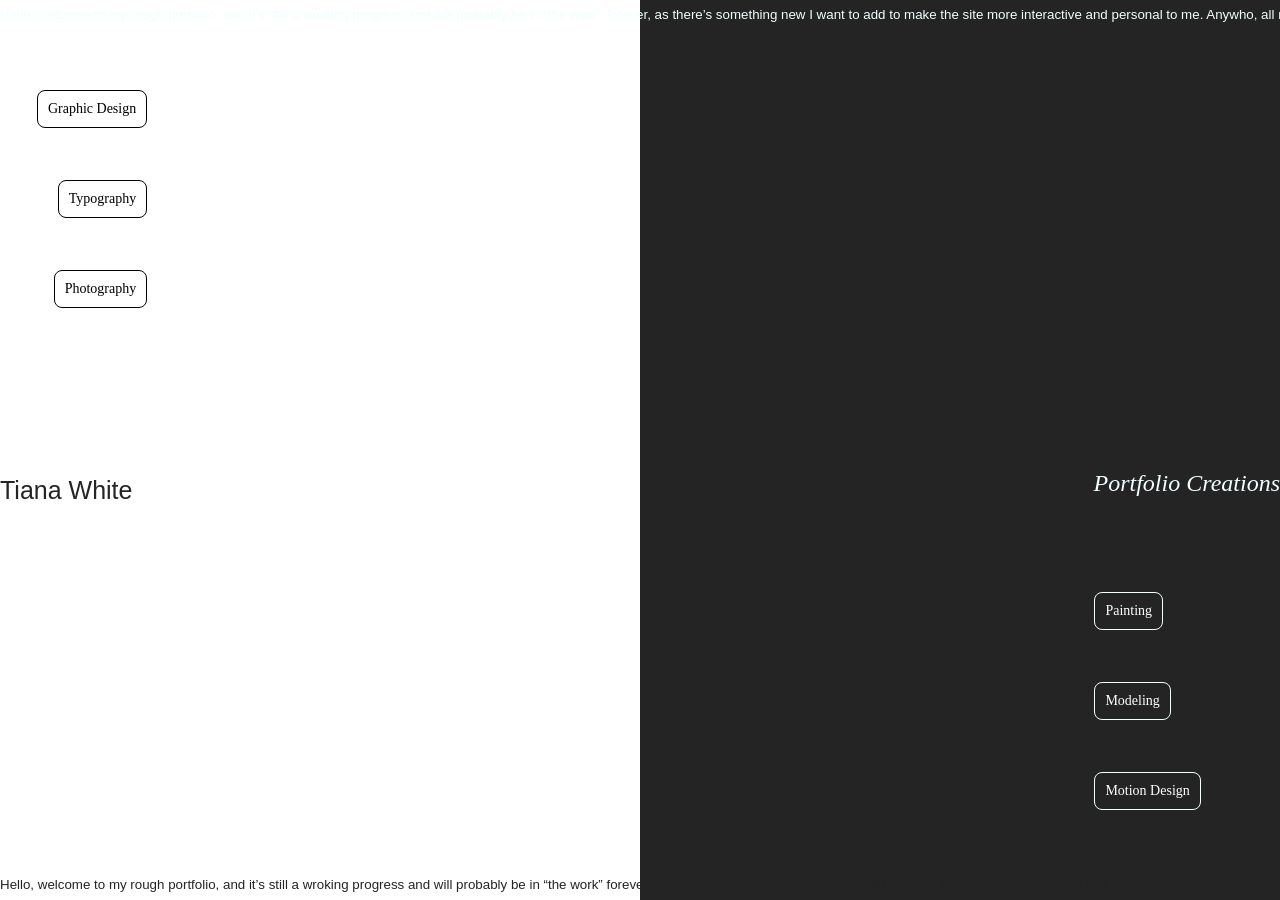
<file: index.html>
<!DOCTYPE html>
<html lang="en">
<head>
    <meta charset="UTF-8">
    <meta name="viewport" content="width=device-width, initial-scale=1.0">
    <title>Portfolio Collection</title>
    <link rel="stylesheet" href="stylesheet/css.css">
    <script src="Java/script.js" defer></script>
</head>
<body>
   


<div class="black-square"></div>


    <h1>Tiana White</h1> 
    <h2><em>Portfolio Creations</em></h2>

<div class="loop-window">
<div class="loop-content">
    <p>Hello, welcome to my rough portfolio, and it’s still a wroking progress and will probably be in “the work” forever, as there’s something new I want to add to make the site more interactive and personal to me. Anywho, all my work is done by ME (no ai) and inspired by the world around me and what I consume. So thanks for checking out my page that I coded in VScodium, available on my Github page. Also, feel free to contact me about literally anything! </p>
   
</div>
</div>

<div class="loop-window2">
<div class="loop-content2">
    <p2 class="p2">Hello, welcome to my rough portfolio, and it’s still a wroking progress and will probably be in “the work” forever, as there’s something new I want to add to make the site more interactive and personal to me. Anywho, all my work is done by ME (no ai) and inspired by the world around me and what I consume. So thanks for checking out my page that I coded in VScodium, available on my Github page. Also, feel free to contact me about literally anything! </p2>
    
</div>
</div>  


<button class="buttonGD" onclick="GDNav()">Graphic Design</button>
<button class="buttonTYPE" onclick="TPNav()">Typography</button>
<button class="buttonPH" onclick="PHNav()">Photography</button>

<button class="buttonMO" onclick="MONAV()">Motion Design</button>

<button class="buttonPT" onclick="PTNav()">Painting</button>
<button class="button3D"onclick="MODENav()">Modeling</button>

</div>




</body>
</html>
</file>
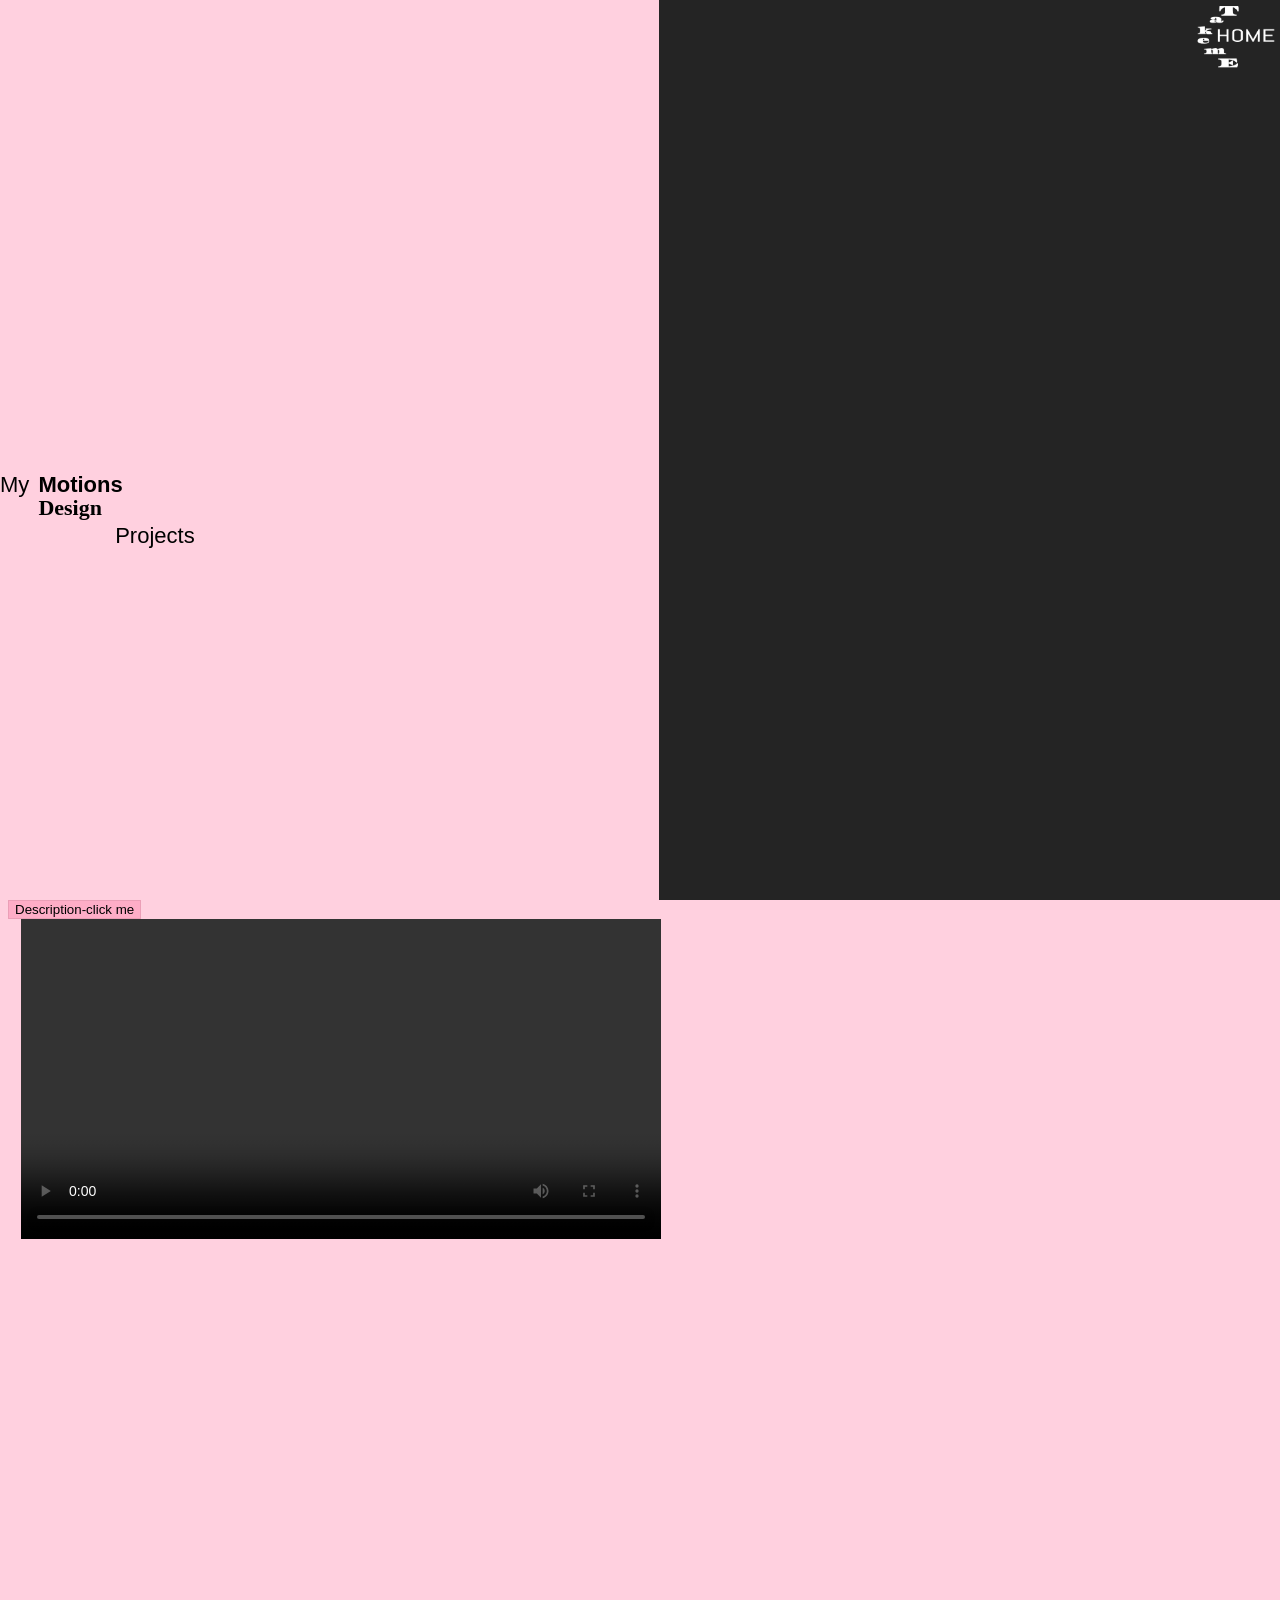
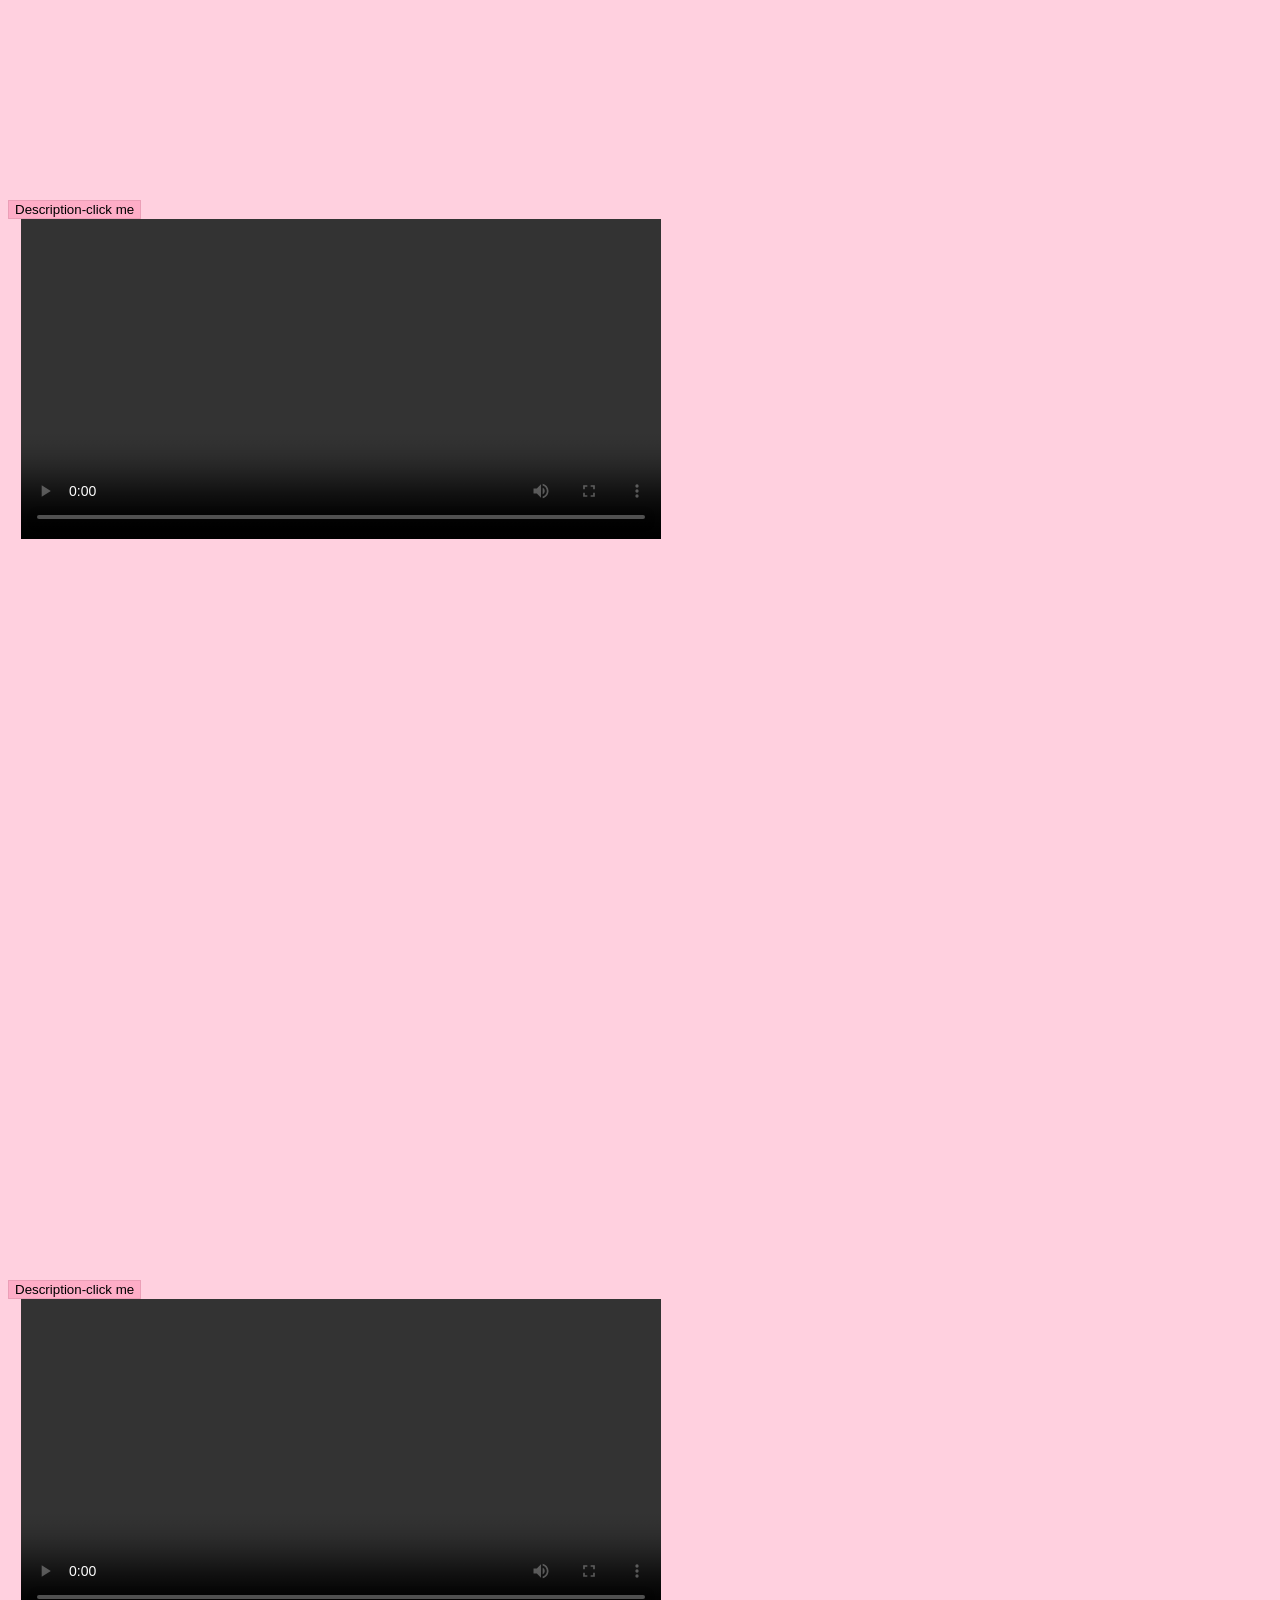
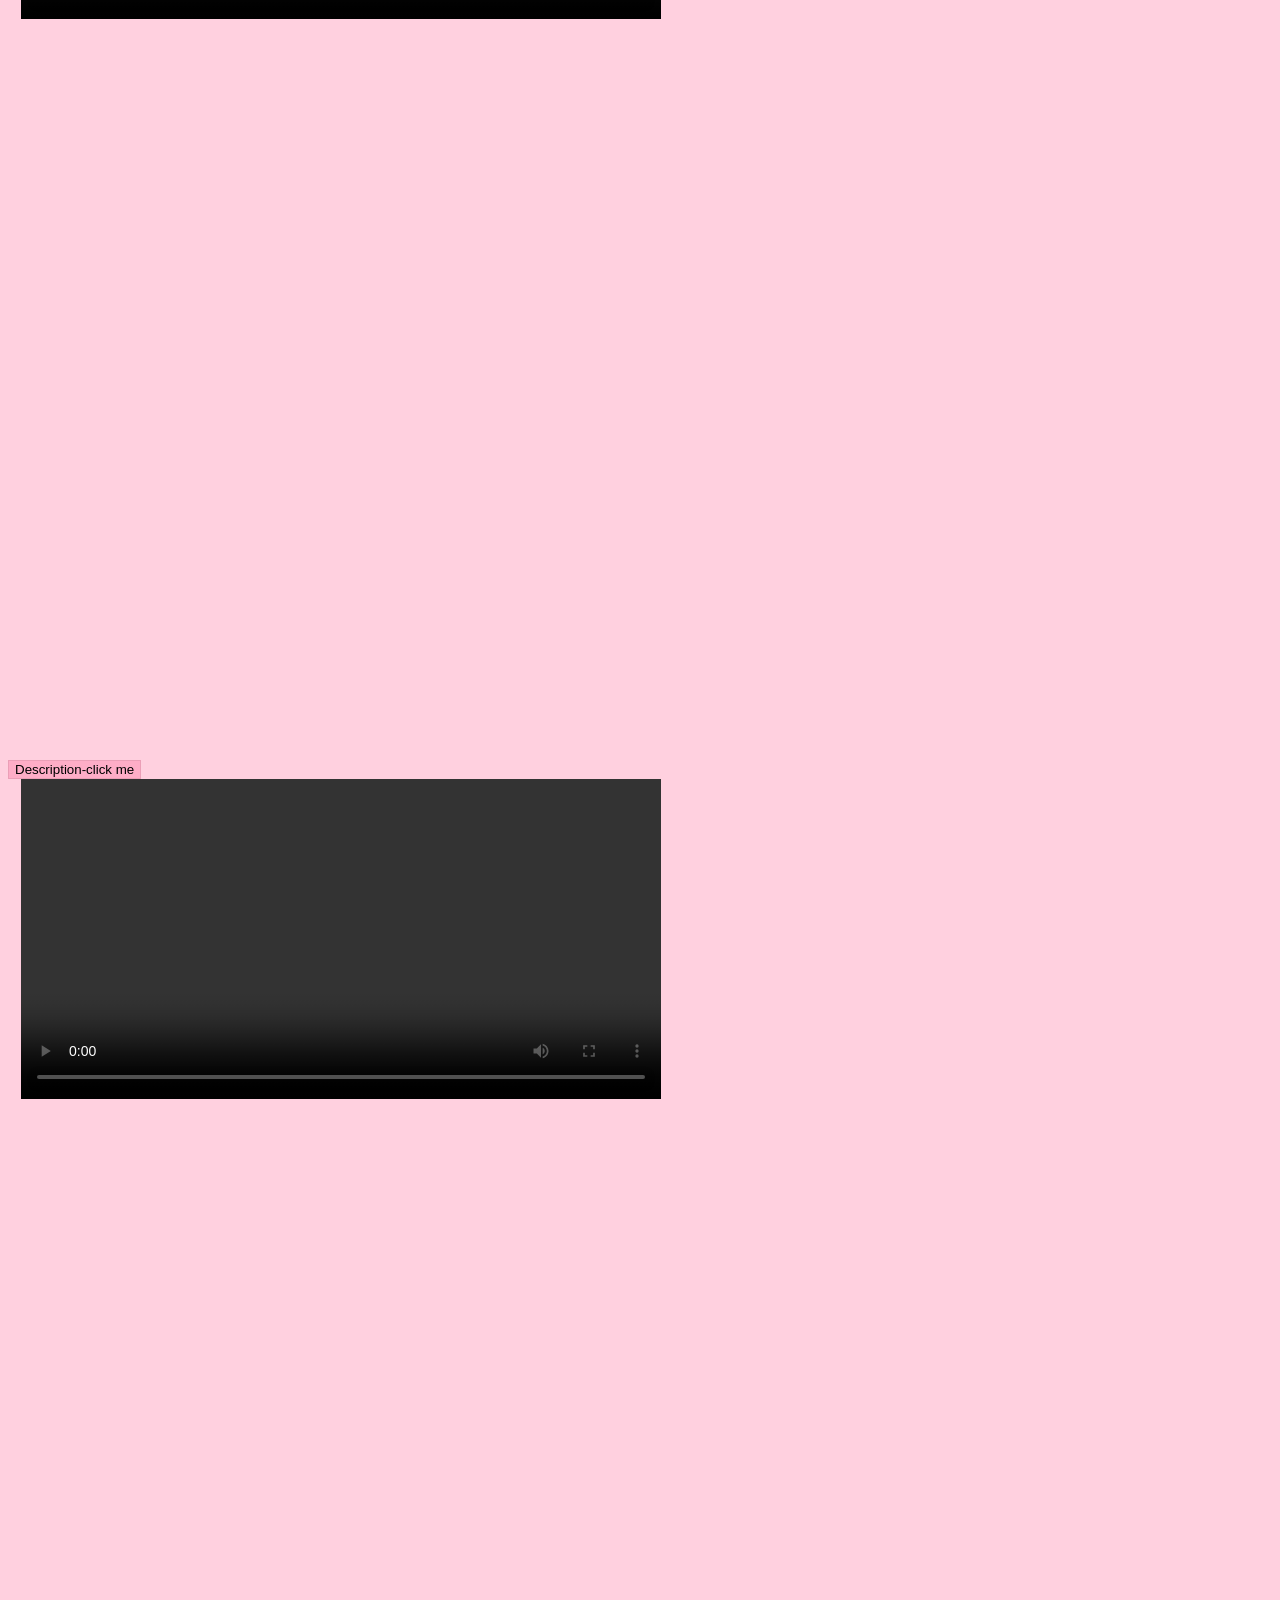
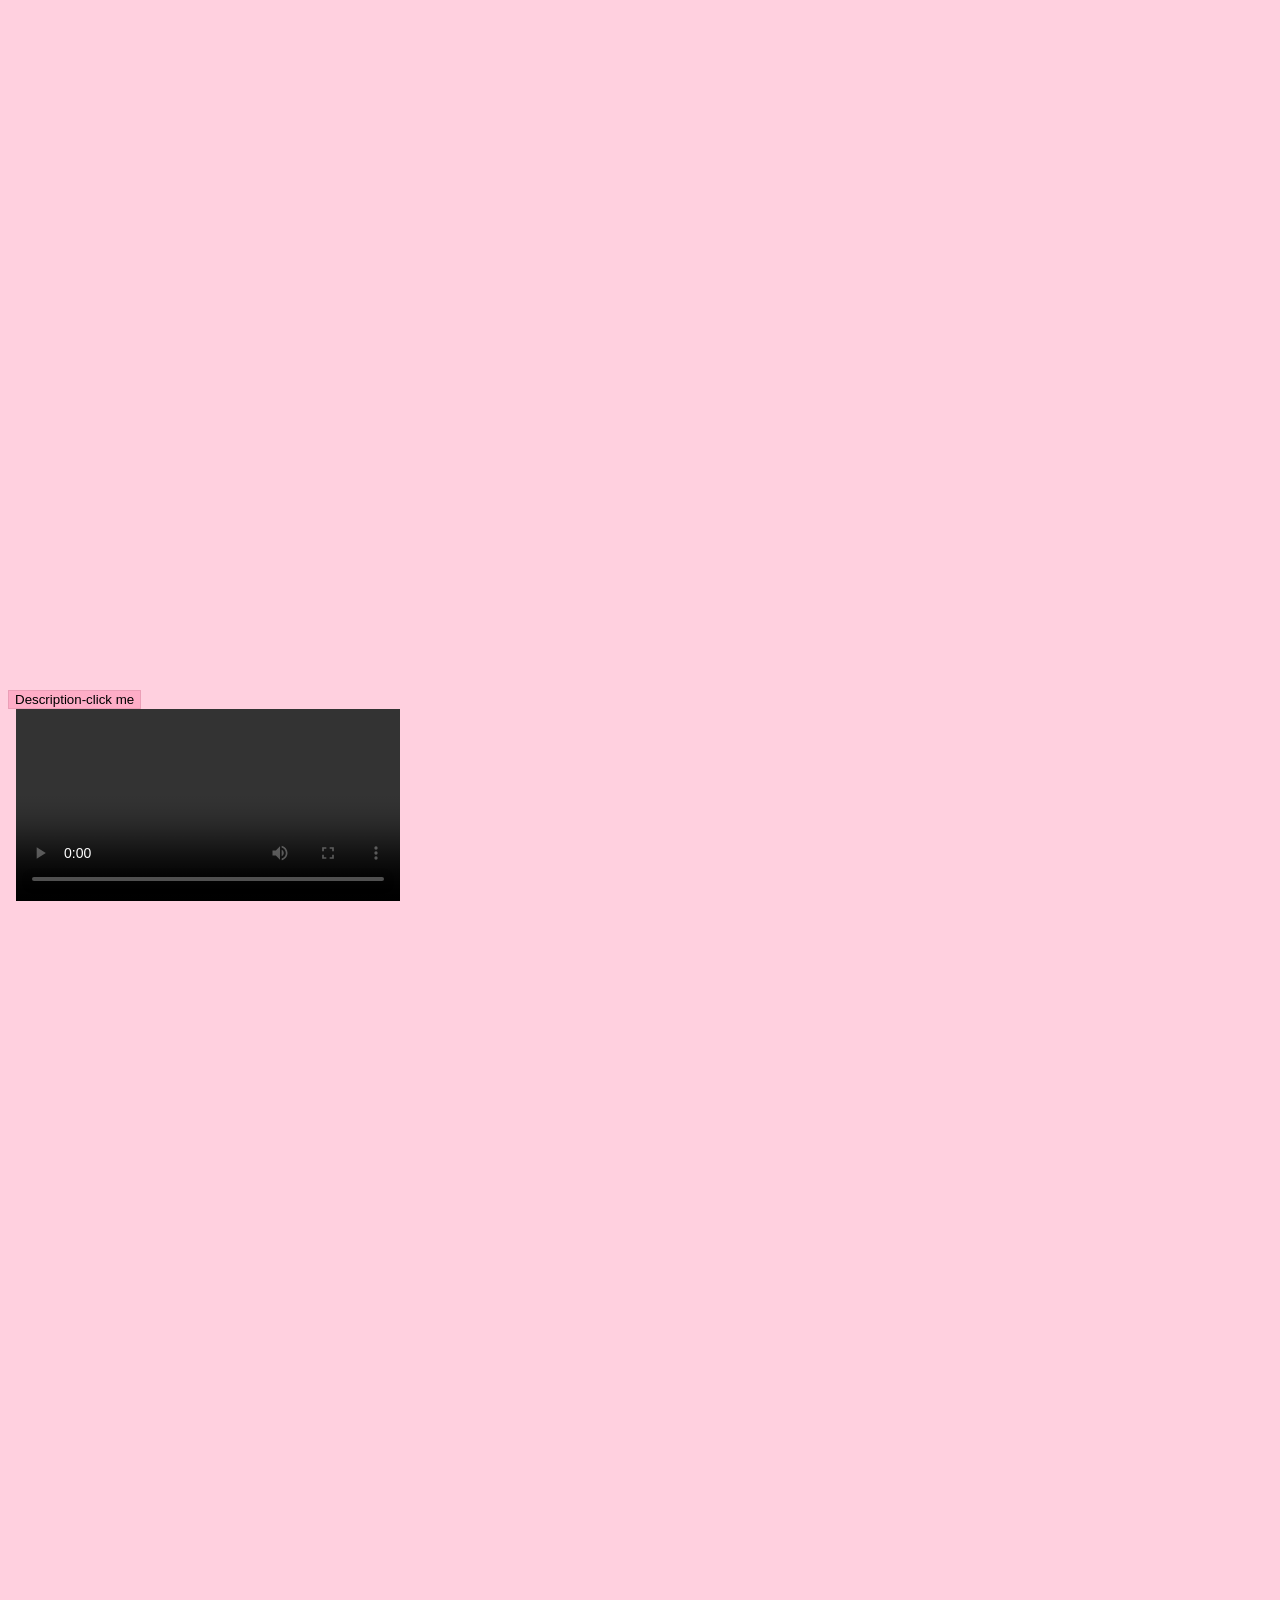
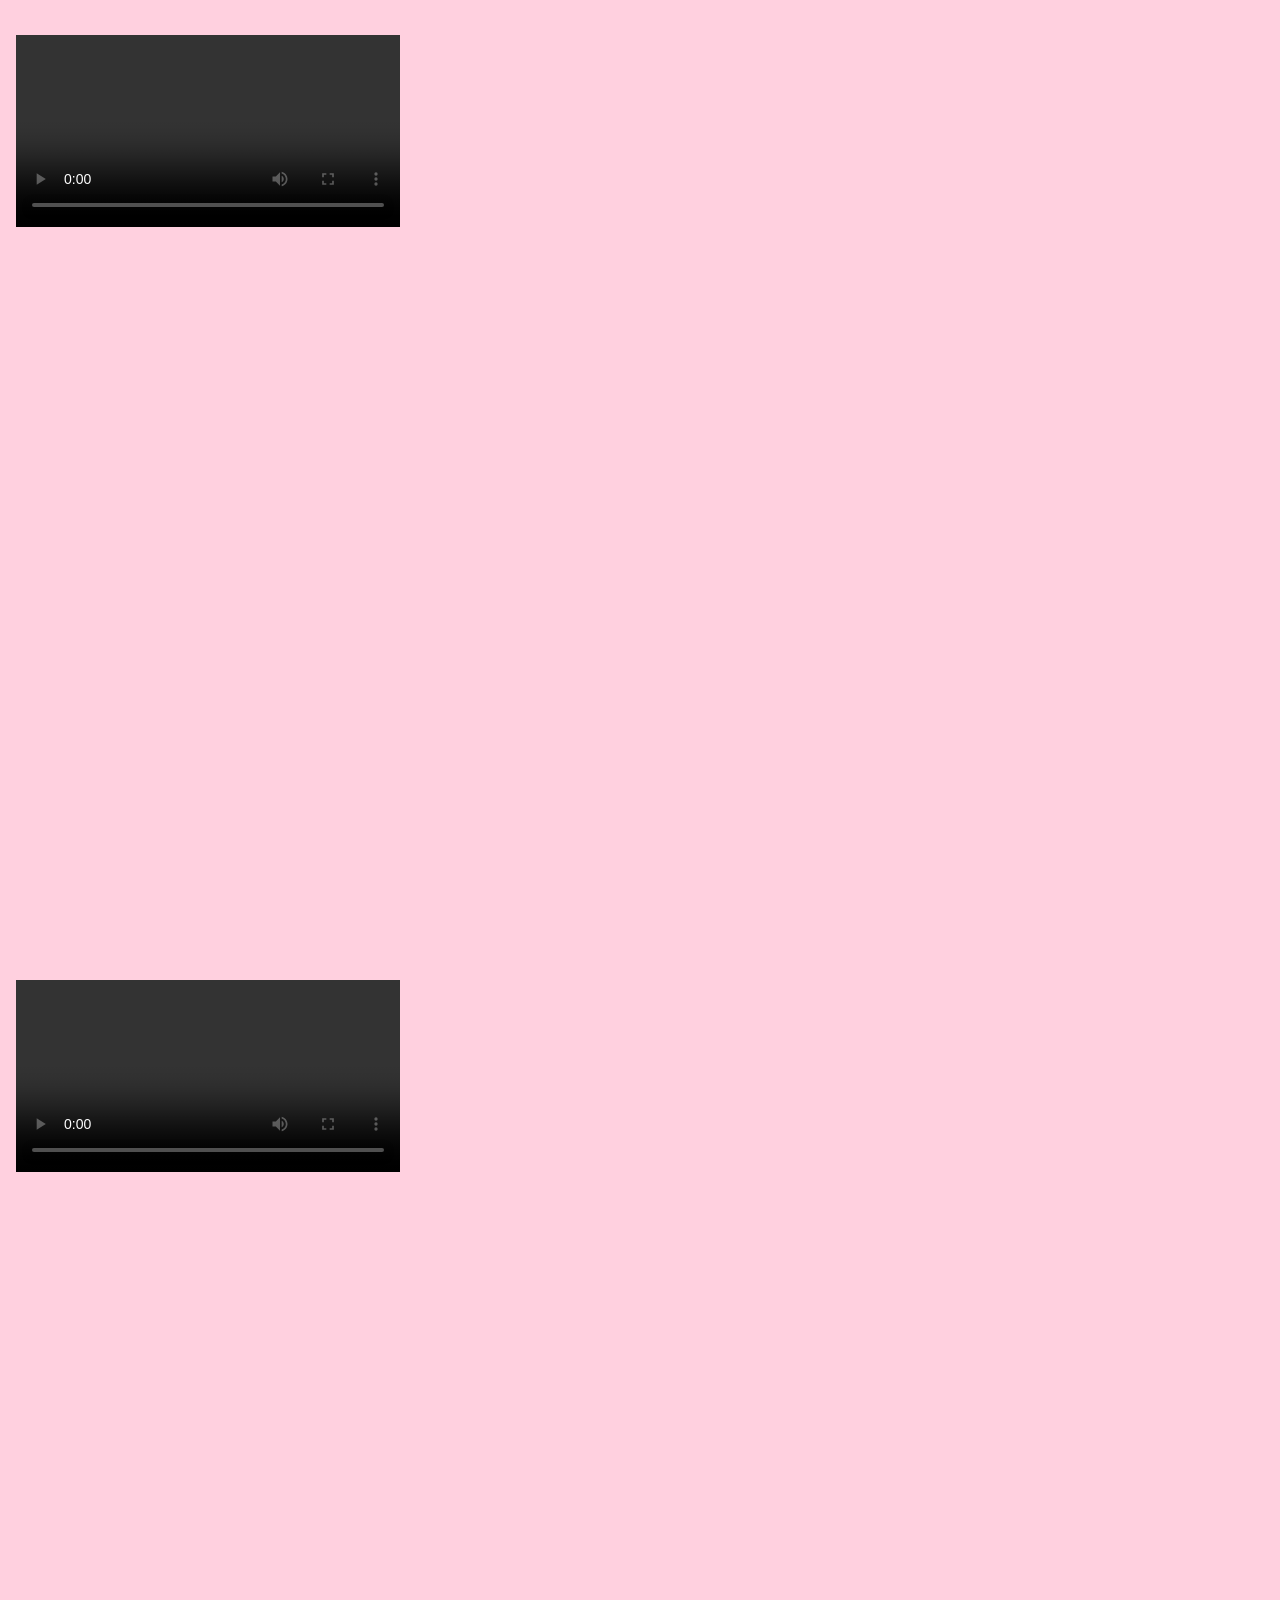
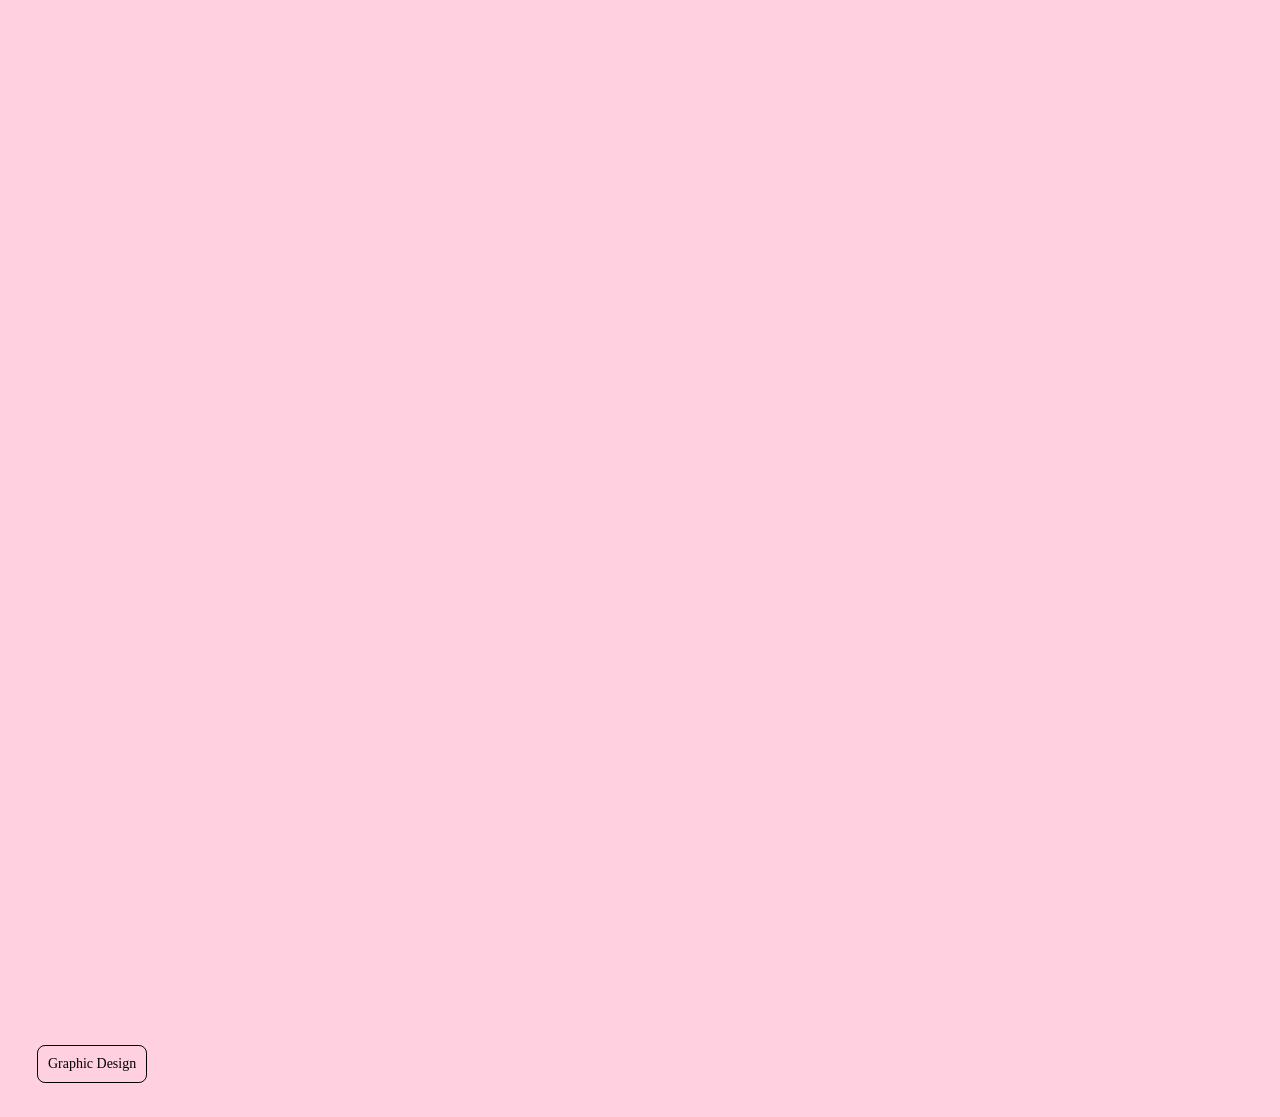
<file: Motion.html>
<!DOCTYPE html>
<html lang="en">
<head>
    <meta charset="UTF-8">
    <meta name="viewport" content="width=device-width, initial-scale=1.0">
    <title>Motion Design</title>
    <link rel="stylesheet" href="stylesheet/Motion.css">
    <script src="Java/script.js"></script>
</head>
<body>
     

    <h1>My</h1>
    <h3>Motions<h3> 
    <h4>Design</h4> 
    <h5>Projects</h5>
    <h2><em>to 
    <br>BEEE<br>Continued...</em></h2>


    <div class="black-square"></div>

<button class="buttonGD" onclick="GDNav()">Graphic Design</button>




<div class="Combination" >
<button class="ButtonP1" onclick="toggleParagraph()">
    Description-click me</button>
    <video class="video" controls>
        <source src="video/Make-it-red.mp4">
    </video>
</div>
<div id="piece-description" class="description-box">
    <header>Make It Red</header>
    <p>Coming soon...</p> 
</div>

<div class="Combination2">
<button class="ButtonP2" onclick="toggleParagraph2()">
    Description-click me</button>
    <video class="video" controls>
        <source src="video/objects-final-submission.mp4">
    </video>
</div>
<div id="piece-description2" class="description-box2">
    <header>Objects</header>
    <p>Coming soon...</p> 
</div>

<div class="Combination3">
<button class="ButtonP3" onclick="toggleParagraph3()">
    Description-click me</button>
    <video class="video" controls>
        <source src="video/Fold-A4.mp4">
    </video>
</div>
<div id="piece-description3" class="description-box3">
    <header>Fold</header>
    <p>Coming soon...</p> 
</div>

<div class="Combination4">
<button class="ButtonP4" onclick="toggleParagraph4()">
    Description-click me</button>
    <video class="video" controls>
        <source src="video/Robot-animatioin.mp4">
    </video>
</div>
<div id="piece-description4" class="description-box4">
    <header>Sr. Robot</header>
    <p>Coming soon...</p> 
</div>

<div class="Combination5">
<button class="ButtonP5" onclick="toggleParagraph5()">
    Description-click me</button>
    <video class="video" controls>
        <source src="video/Motion1-final-process.mp4">
    </video>
</div>
<div id="piece-description5" class="description-box5">
    <header>Motion Thraasher</header>
    <p>Coming soon...</p> 
</div>

<div class="Combination6">
    <video class="video" controls>
        <source src="video/Motion2-final-process.mp4">
    </video>
</div>

<div class="Combination7">
    <video class="video" controls>
        <source src="video/Motion3-final-process.mp4">
    </video>
</div>

<div class="container">
 <a href="index.html">
<button class="HomeButton">
        <img src="Elements/homebutton.svg" width="100px" height="100px">
        <button class="HomeHover">
        <img src="Elements/homebuttonHover.svg" width="100px" height="100px">
    </button>
</button>
 </a>
</div>


</body>
</html>
</file>
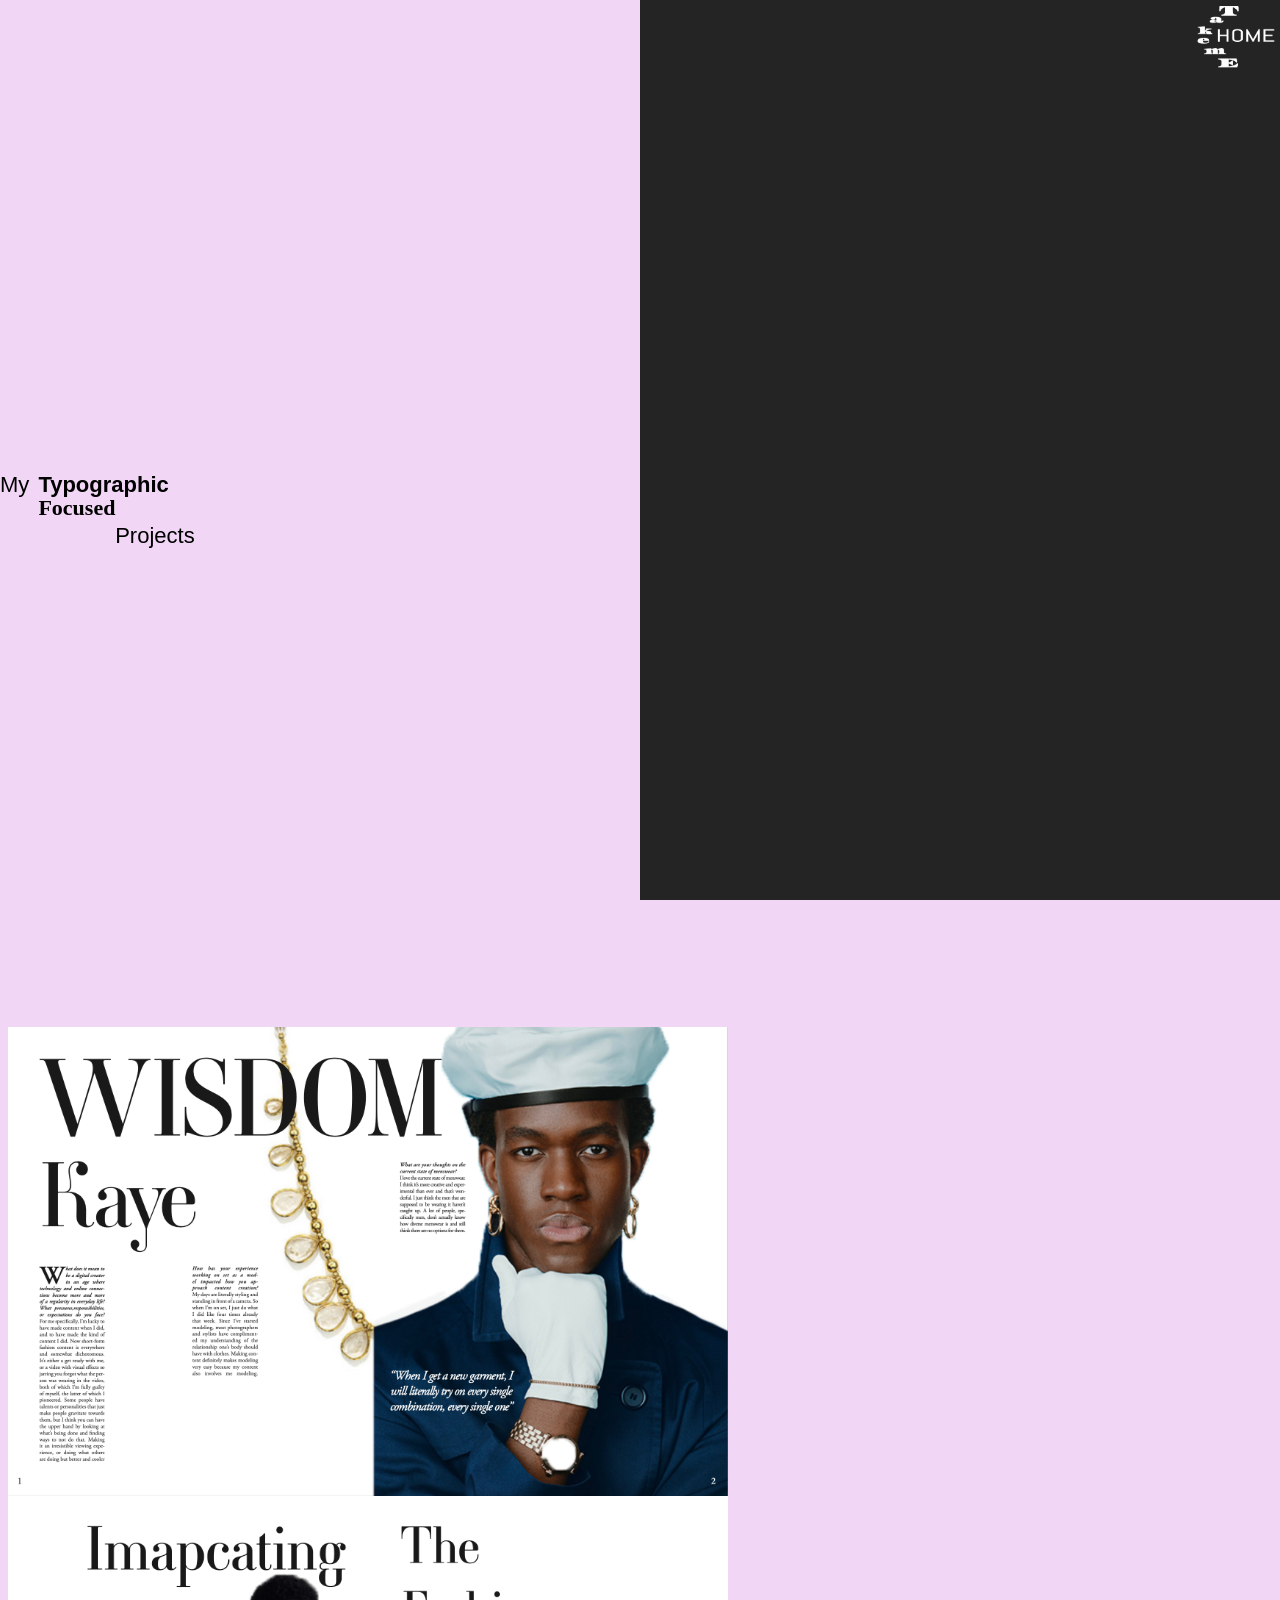
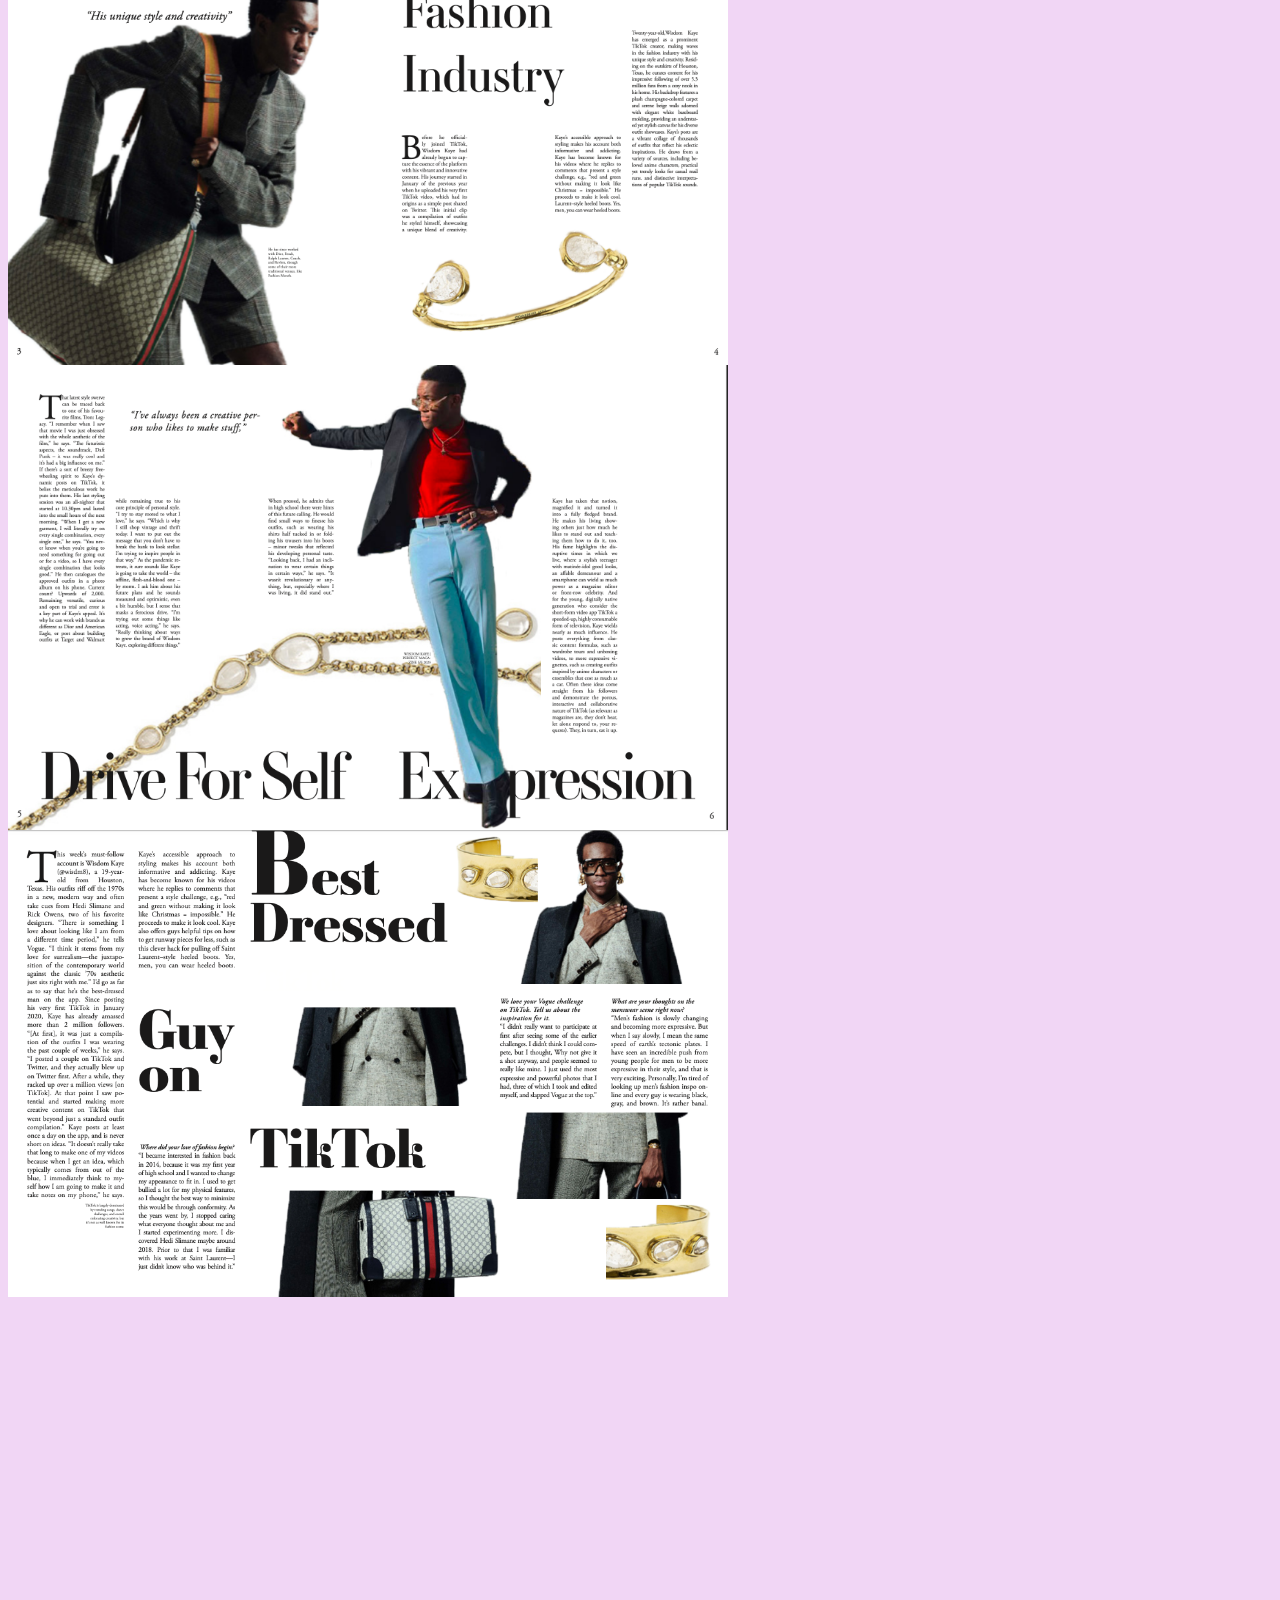
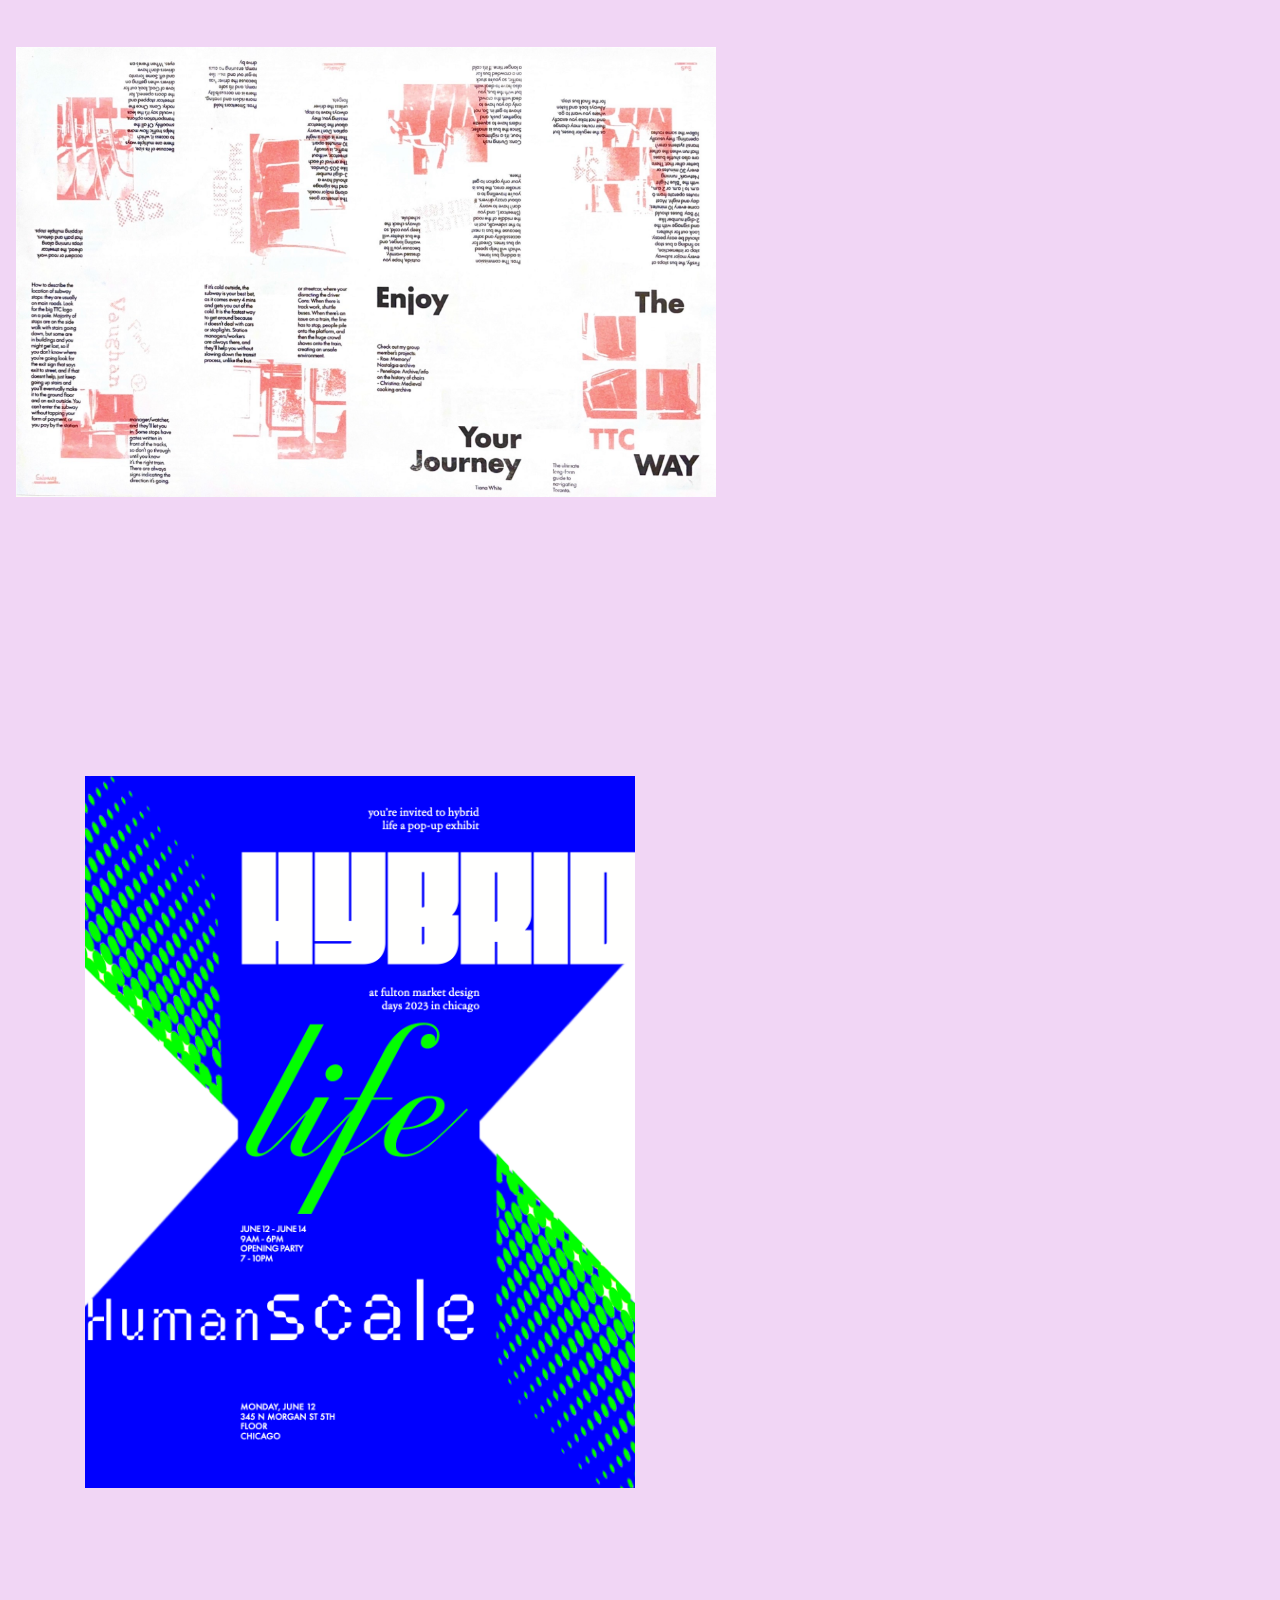
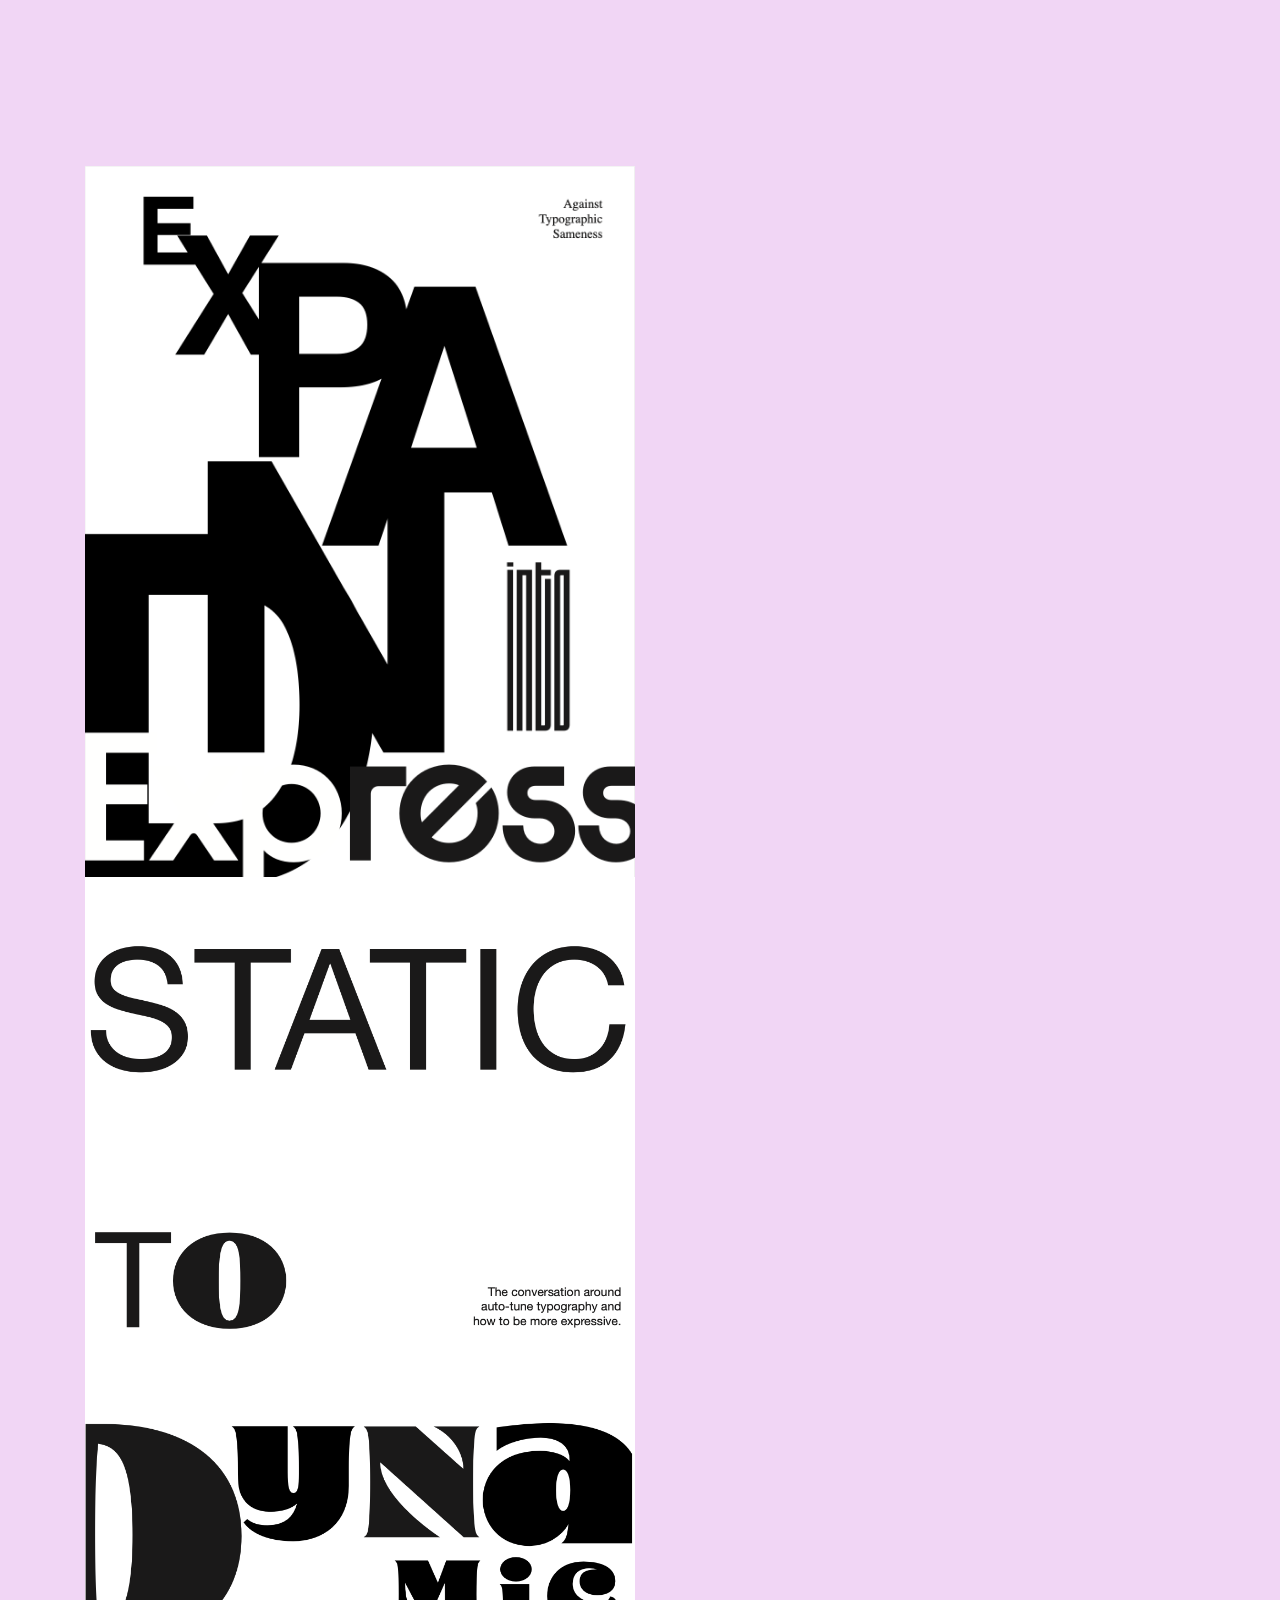
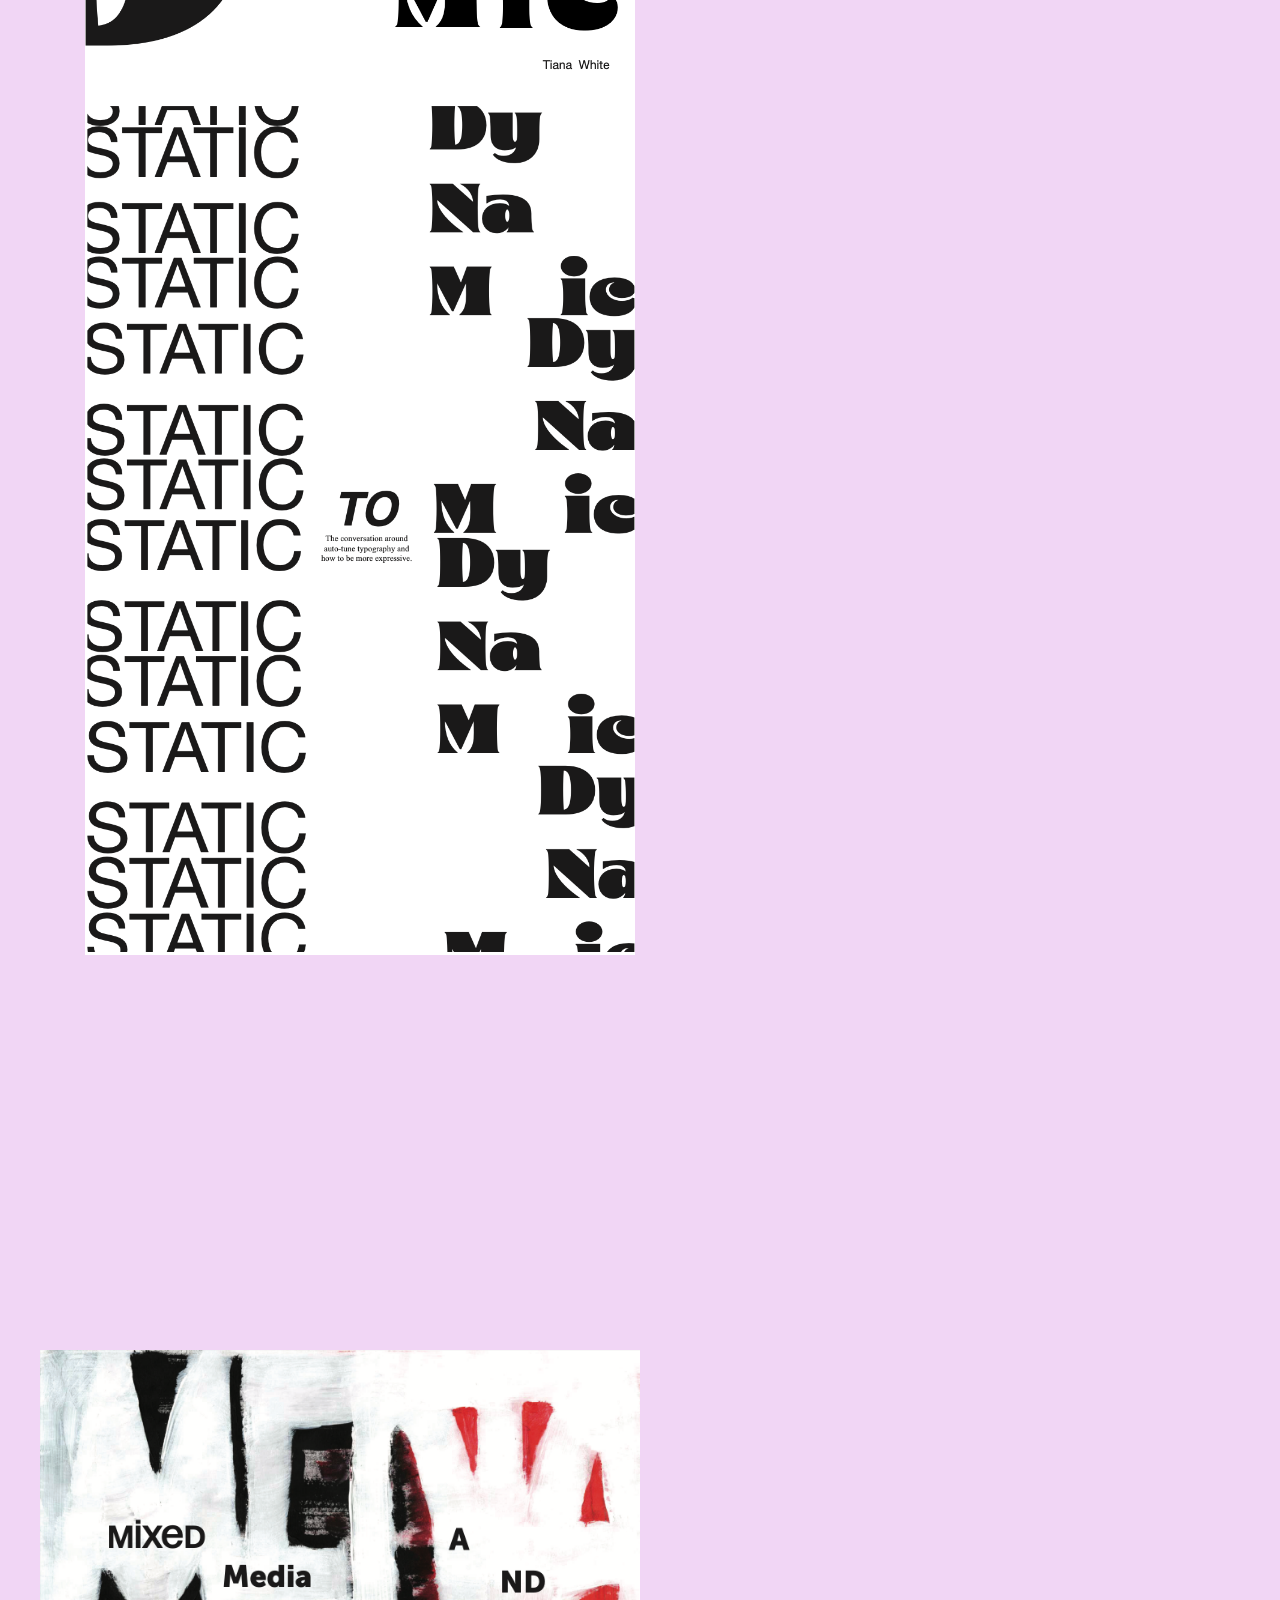
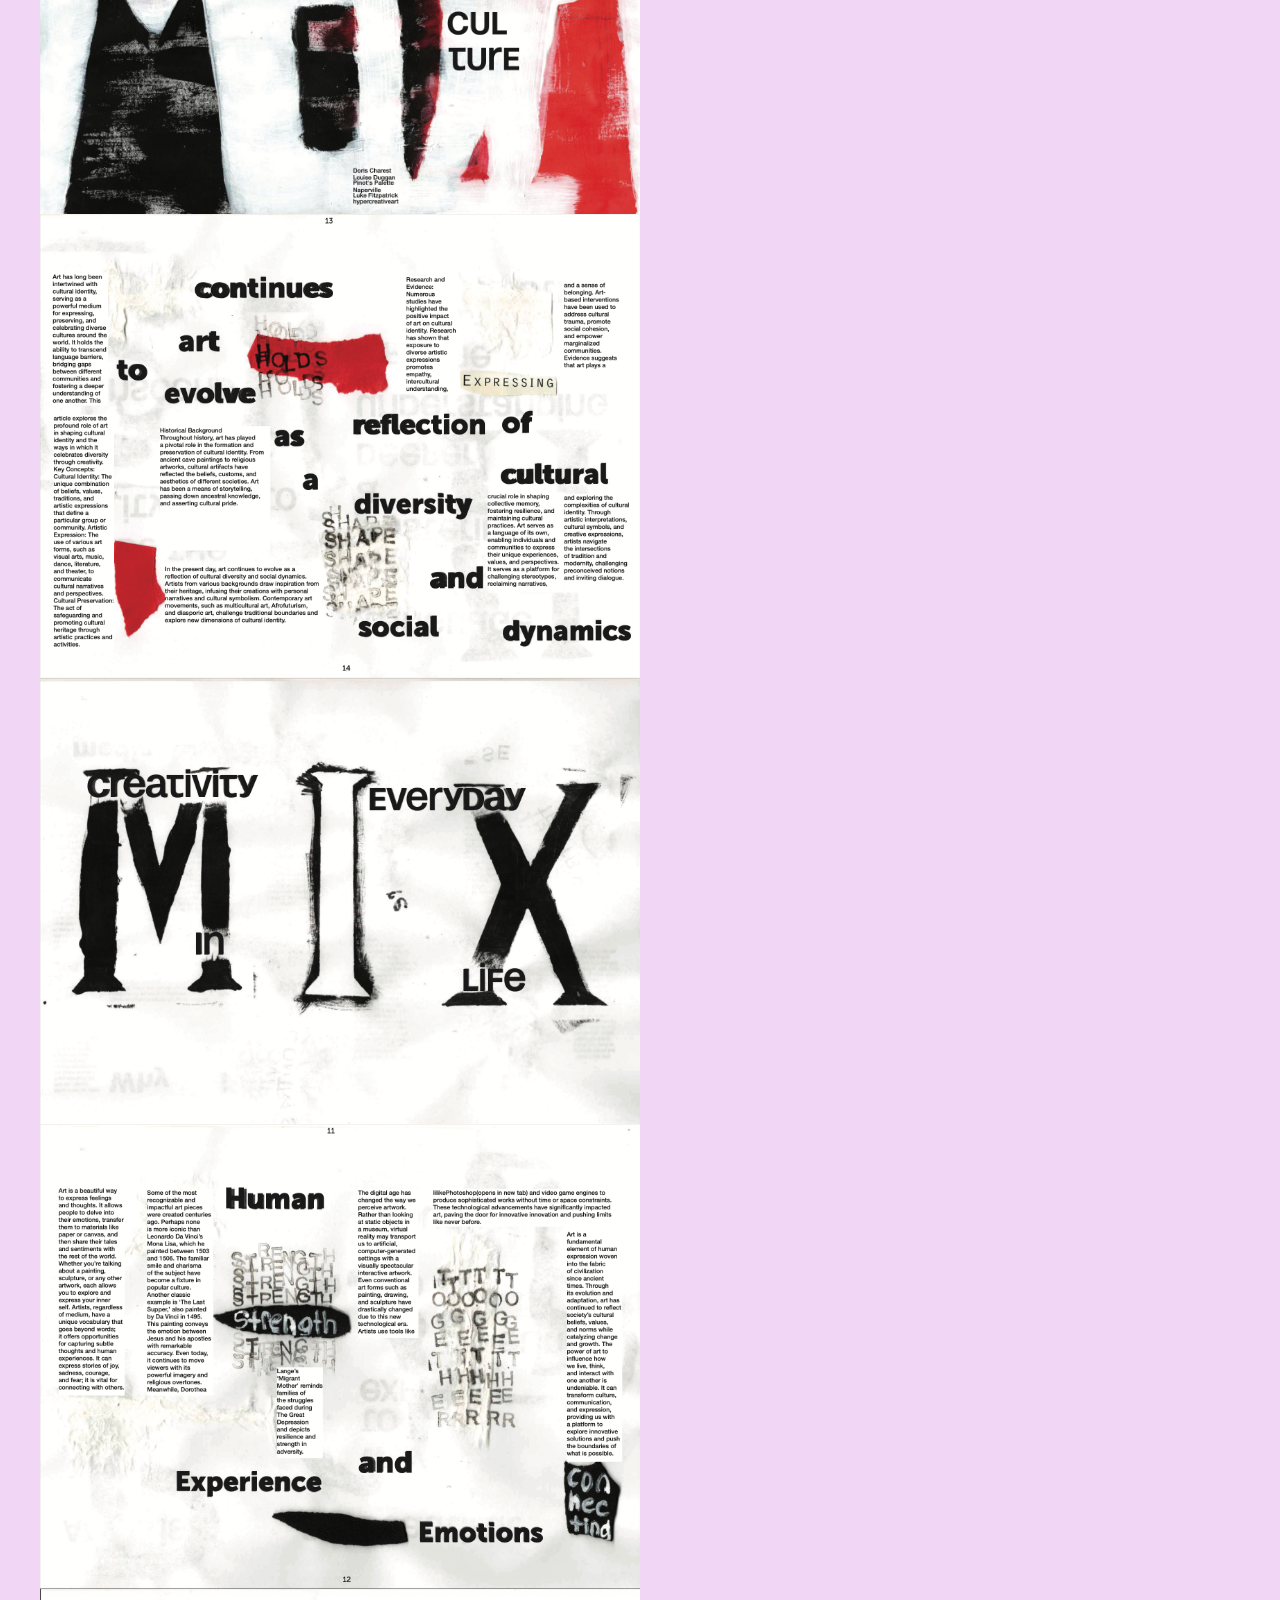
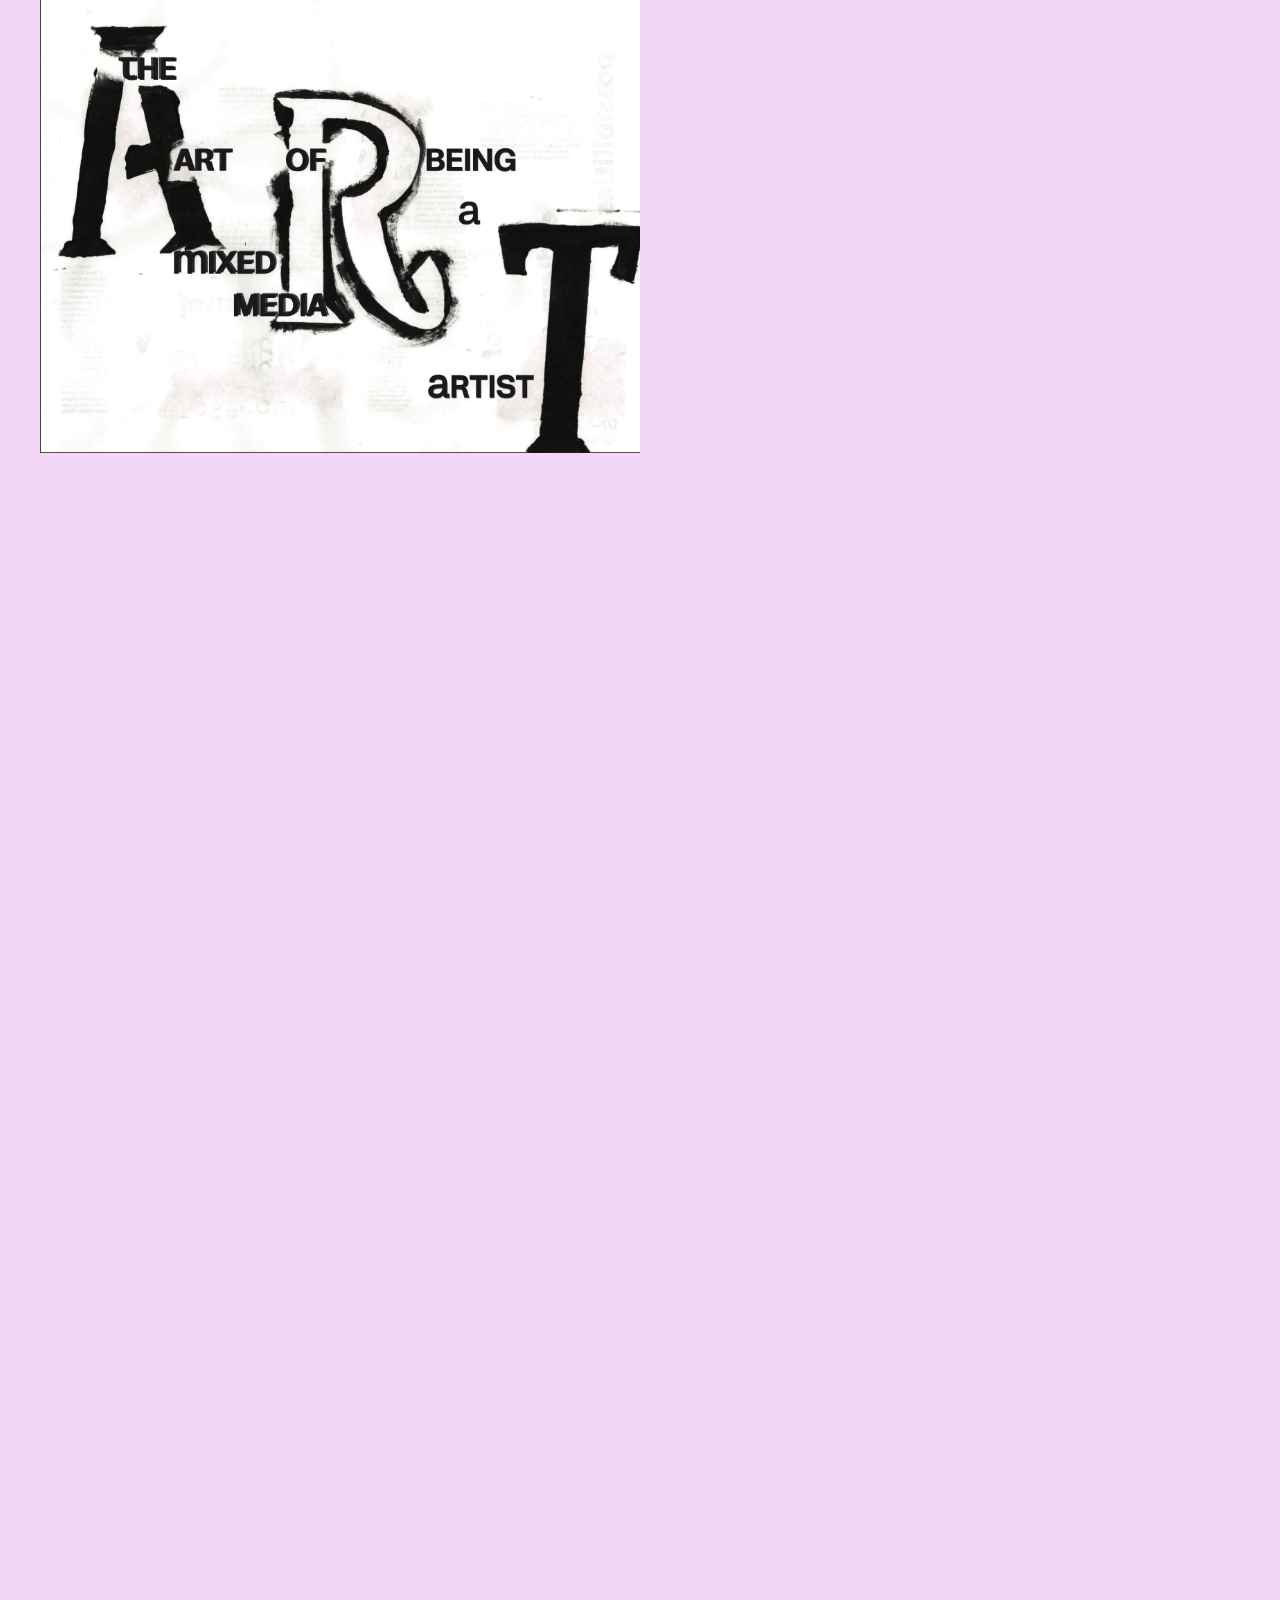
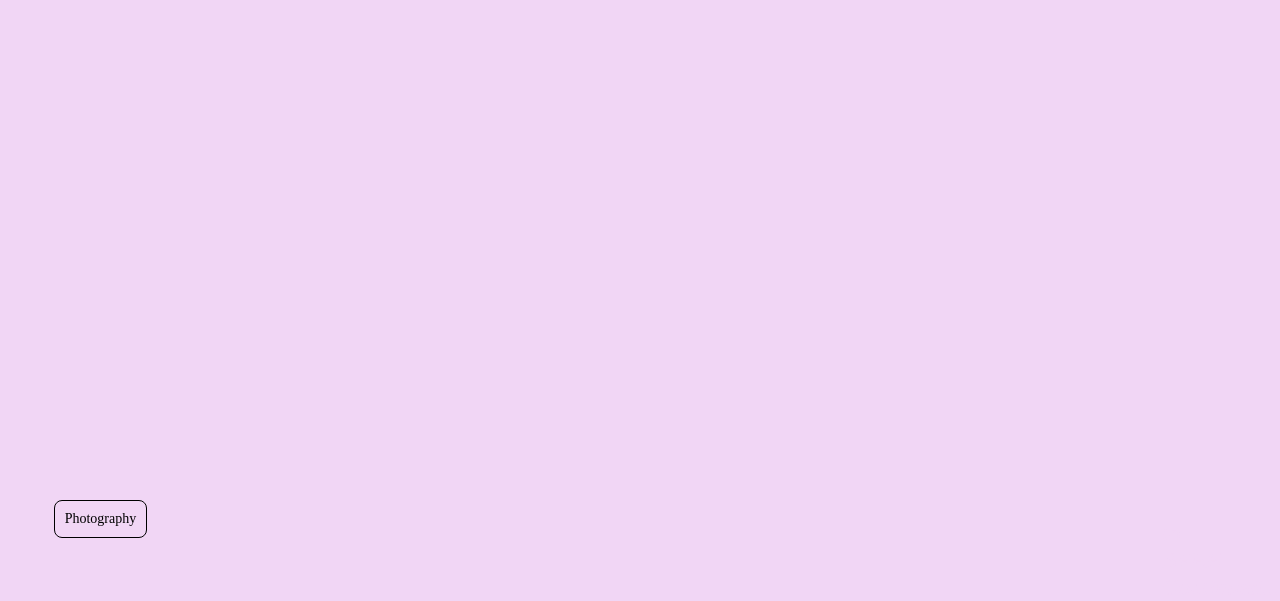
<file: TP.html>
<!DOCTYPE html>
<html lang="en">
<head>
    <meta charset="UTF-8">
    <meta name="viewport" content="width=device-width, initial-scale=1.0">
    <title>Typography</title>
     <link rel="stylesheet" href="stylesheet/TypeStyle.css">
    <script src="Java/script.js"></script>

</head>
<body>

        <h1>My</h1>
    <h3>Typographic<h3> 
    <h4>Focused</h4> 
    <h5>Projects</h5>
    <h2><em>to 
    <br>BEEE<br>Continued...</em></h2>
   

    <div class="black-square"></div>

<button class="buttonPH" onclick="PHNav()">Photography</button>

<div class="gallery-layout">
<button class="ButtonP1" onclick="toggleParagraph()">
   <div class="Piece1">
    <img src="images/WisdomK-1.png">
     <img src="images/WisdomK-7.png">
      <img src="images/WisdomK-5.png">
       <img src="images/WisdomK-3.png">
   </div>
</button>

<div id="piece-description" class="description-box">
    <header>Wisdom Kaye</header>
    <p>Coming soon...</p> 
</div>
</div>







<div class="gallery-layout5">
<button class="ButtonP5" onclick="toggleParagraph5()">
   <div class="Piece5">
    <img src="images/TTC-foldout-back.png">
   </div>
</button>
   
<div id="piece-description5" class="description-box5">
    <header>TTC-fold-back</header>
    <p>Coming soon...</p> 
</div>
</div>



<div class="gallery-layout6">
<button class="ButtonP6" onclick="toggleParagraph6()">
   <div class="Piece6">
    <img src="images/Redesign-of-event.png">
   </div>
</button>

<div id="piece-description6" class="description-box6">
    <header>Redesign-of-event</header>
    <p>Coming soon...</p> 
</div>
</div>

<div class="gallery-layout7">
<button class="ButtonP7" onclick="toggleParagraph7()">
   <div class="Piece7">
    <img src="images/meaning into words2.png">
    <img src="images/Meaning into words.png">
    <img src="images/meaning into words3.png">
   </div>
</button>

<div id="piece-description7" class="description-box7">
    <header>meaning into words</header>
    <p>Coming soon...</p> 
</div>
</div>

</body>
</html>




<div class="gallery-layout11">
<button class="ButtonP11" onclick="toggleParagraph11()">
   <div class="Piece11">
    <img src="images/Mixed Media Type.png">
    <img src="images/Mixed media type4.png">
    <img src="images/Mixed Media type2.png">
    <img src="images/Mixed Media Type1.png"> 
    <img src="images/mixed media type3.png"> 
   </div>
</button>

<div id="piece-description11" class="description-box11">
    <header>Mixed Media</header>
    <p>Coming soon...</p> 
</div>
</div>


<div class="container">
 <a href="index.html">
<button class="HomeButton">
        <img src="Elements/homebutton.svg" width="100px" height="100px">
        <button class="HomeHover">
        <img src="Elements/homebuttonHover.svg" width="100px" height="100px">
    </button>
</button>
 </a>
</div>







</body>
</html>
</file>
<file: stylesheet/css.css>
html, body{
    margin: 0;
    padding: 0;
    min-height: 100vh;
    width: 100%;
}


body{
   
    background-color: #ffffff;
    transition: background-color 0.2s ease-in-out;
    cursor: url("../Elements/CursorDesignPort2.svg") 16 16, pointer;

}
.buttonGD, .buttonGD:hover, body:has(.buttonGD:hover),.buttonGD:active, .buttonTYPE, .buttonTYPE:hover, body:has(.buttonTYPE:hover),.buttonTYPE:active,
.buttonPH, .buttonPH:hover,  body:has(.buttonPH:hover), .buttonPH:active,
.buttonPT, .buttonPT:active, .buttonPT:hover, .button3D, .button3D:active, .button3D:hover, 
.buttonMO, .buttonMO:active, .buttonMO:hover{
 cursor: url("../Elements/CursorDesignPort2.svg")  16 16 , auto !important;
}

    



.button3D{
    padding: 10px;
    color: rgb(255, 255, 255);
    background: none;
    outline: none;
    cursor: pointer;
    position: fixed;
    bottom: 20%;
    left: 85.5%;  
    font-size: 14px;
    border: 1px solid rgb(255, 255, 255); 
    border-color: azure;
    border-radius: 8px;
    font-family: 'Times New Roman', Times, serif;
}
.button3D:hover{
    background-color: #cdebc3;
    color: black;
    transition: background-color 0.5s ease-in, transform 0.1s;
    border: none; 
}
body:has(.button3D:hover){
    background-color:  rgb(205, 235, 195);
}
.button3D:active{
    transform: scale(0.90);
}


.buttonMO{
    padding: 10px;
    color: rgb(255, 255, 255);
    background: none;
    outline: none;
    cursor: pointer;
    position: fixed;
    bottom: 10%;
    left: 85.5%; 
    font-size: 14px;
    border: 1px solid rgb(255, 255, 255); 
    border-color: azure;
    border-radius: 8px;
    font-family: 'Times New Roman', Times, serif;
}
.buttonMO:hover{
    background-color: #ffd0df;
    color: black;
    transition: background-color 0.5s ease-in, transform 0.1s;
    border: none; 
}
body:has(.buttonMO:hover){
    background-color:  rgb(255, 208, 223);
}
.buttonMO:active{
    transform: scale(0.90);
}

.buttonPT{
    padding: 10px;
    color: rgb(255, 255, 255);
    background: none;
    outline: none;
    cursor: pointer;
    position: fixed;
    bottom: 30%;
    left: 85.5%; 
    font-size: 14px;
    border: 1px solid rgb(255, 255, 255); 
    border-color: azure;
    border-radius: 8px;
    font-family: 'Times New Roman', Times, serif;
}
.buttonPT:hover{
    background-color: #ebe2b2;
    color: black;
    transition: background-color 0.5s ease-in, transform 0.1s;
    border: none; 
}
body:has(.buttonPT:hover){
    background-color:  rgb(235, 226, 178);
}
.buttonPT:active{
    transform: scale(0.90);
}







.buttonGD{
    padding: 10px;
    color: rgb(0, 0, 0);
    background: none;
    cursor: pointer;
    position: fixed;
    top: 10%;
    right: 88.5%; 
    font-size: 14px;
    border: 1px solid black; 
    border-color: rgb(0, 0, 0);
    border-radius: 8px;
    font-family: 'Times New Roman', Times, serif;
}
.buttonGD:hover{
    background-color: #ffd7b8;
    color: black;
    transition: background-color 0.5s ease-in, transform 0.1s;
    border: none; 
}
body:has(.buttonGD:hover){
    background-color: rgb(255, 215, 184);
}


.buttonGD:active{
    transform: scale(0.90);
    
}









.buttonTYPE{
    padding: 10px;
    color: rgb(0, 0, 0);
    background: none;
    cursor: pointer;
    position: fixed;
    top: 20%;
    right: 88.5%; 
    font-size: 14px;
    border: 1px solid black; 
    border-color: rgb(0, 0, 0);
    border-radius: 8px;
    font-family: 'Times New Roman', Times, serif;
}
.buttonTYPE:hover{
    background-color: #f1d6f5;
    color: black;
    transition: background-color 0.5s ease-in, transform 0.1s;
    border: none; 
}
body:has(.buttonTYPE:hover){
    background-color: rgb(241, 214, 245);
}
.buttonTYPE:active{
    transform: scale(0.90);
}






.buttonPH{
    padding: 10px;
    color: rgb(0, 0, 0);
    background: none;
    cursor: pointer;
    position: fixed;
    top: 30%;
    right: 88.5%; 
    font-size: 14px;
    border: 1px solid black; 
    border-color: rgb(0, 0, 0);
    border-radius: 8px;
    font-family: 'Times New Roman', Times, serif;
}
.buttonPH:hover{
    background-color: #b3ebff;
    color: black;
    transition: background-color 0.5s ease-in, transform 0.1s;
    border: none; 
}
body:has(.buttonPH:hover){
    background-color: #b3ebff;
}
.buttonPH:active{
    transform: scale(0.90);
}




.black-square{
    position: fixed;
    top: 0;
    right: 0; 
    width: 50vw;
    height: 100vh;
    background-color: rgb(36, 36, 36);
    z-index: -2;
}



.loop-content2 p2 {
      font-family: Arial, Helvetica, sans-serif;
     font-weight: 100;
     font-size: smaller;
     white-space: nowrap;
     color:  rgb(36, 36, 36);;
     margin: 0;
     line-height: 30px;
     -webkit-font-smoothing: antialiased; 
     -moz-osx-font-smoothing: grayscale; 
     padding-right: 50px;
}







h1{
    text-align: left; 
    position: fixed;
    top: 51%; 
    left: 0; 
    font-family: Helvetica, sans-serif;
    font-weight: 400;
    font-size: 25px;
    color: rgb(36, 36, 36);
}
h2{
    text-align: right;
    position: fixed;
    top: 50%; 
    right: 0; 
    font-family: Georgia, 'Times New Roman', Times, serif;
    font-weight: 100;
    color: azure;
}

.loop-window{
   position: fixed;
   top: 0; 
   left: 0; 
   width: 100vw;
   height: 30px;
   overflow: hidden;
   perspective: 1000px;

}

.loop-content{
    display: flex;
    width: max-content; 
    animation: marquee 30s linear infinite;

   
    
}
.loop-content p {
     font-family: Arial, Helvetica, sans-serif;
     font-weight: 100;
     font-size: smaller;
     color: azure;
     white-space: nowrap;
     margin: 0;
     line-height: 30px;
     -webkit-font-smoothing: antialiased; 
     -moz-osx-font-smoothing: grayscale; 
     padding-right: 50px;
     
}


@keyframes marquee{
    0%{
        transform: translateX(100vw);
    }
    100%{
        transform: translateX(-100%);
    }
}


.loop-window2{
   position: fixed;
   bottom: 0; 
   left: 0; 
   width: 100vw;
   height: 30px;
   overflow: hidden;
   perspective: 1000px;
 
}

.loop-content2{
    display: flex;
    width: max-content; 
    animation: marquee2 30s linear infinite;
}


@keyframes marquee2{
    0%{
        transform: translateX(100vw);
    }
    100%{
        transform: translateX(-100%);
    }
}


@media only screen and (max-width: 600px){

h1, h2{
    font-size: 20px;
}
.button3D, .buttonMO, .buttonPT{
    left: 70%; 
}
.buttonGD, .buttonPH, .buttonTYPE{
    right: 70%; 
}





}
</file>
<file: stylesheet/Motion.css>
body{
    background-color: rgb(255, 208, 223);
    overflow-x: hidden;
}
html{
    -ms-overflow-style: none;
    scrollbar-width: none;
    margin: 0;
padding: 0; 
width: 100%;
min-height: 1013vh;
}
.black-square{
    position: fixed;
    top: 0;
    right: 0; 
    width: 48.5vw;
    height: 100vh;
    background-color: rgb(36, 36, 36);
    z-index: -2;
   
}

html,
body, 
head, 
*, 
*::before, 
*::after{
cursor: url("../Elements/CursorDesignPort2.svg") 16 16, pointer !important;  
}



.container:hover .HomeHover{
 opacity: 1;
 z-index: 10;
 transform: scale(1)
}
.container :active{
   transform: scale(0.85);
}

.HomeHover{
    position: fixed;
    background: none;
    border: none;
    outline: none;
    bottom: 90%; 
    right: -0.5%;
    opacity: 0;
}
.HomeButton{
    position: fixed;
    background: none;
    border: none;
    outline: none;
    bottom: 90%; 
    right: -0.5%;

}



.buttonGD{
    padding: 10px;
    color: rgb(0, 0, 0);
    background: none;
    cursor: pointer;
    position: absolute;
    top: 1005%;
    right: 88.5%; 
    font-size: 14px;
    border: 1px solid black; 
    border-color: rgb(0, 0, 0);
    border-radius: 8px;
    font-family: 'Times New Roman', Times, serif;
}
.buttonGD:hover{
    background-color: #ffd7b8;
    color: black;
    transition: background-color 0.5s ease-in, transform 0.1s;
    border: none; 
}
body:has(.buttonGD:hover){
    background-color: rgb(255, 215, 184);
}


.buttonGD:active{
    transform: scale(0.90);
    
}


h1{
    text-align: left; 
    position: absolute;
    top: 50.8%; 
    left: 0; 
    font-family: Helvetica, sans-serif;
    font-weight: 400;
    font-size: 22px;
}
h3{
    text-align: left; 
    position: absolute;
    top: 50%; 
    left: 3%; 
    font-family: Helvetica, sans-serif;
    font-weight: 800;
    font-size: 22px;
}
h4{
    text-align: left; 
    position: absolute;
    top: 51.7%; 
    left: 3%; 
    font-family: Georgia, 'Times New Roman', Times, serif;
    font-weight: 800;
    font-size: 22px;
}
h5{
    text-align: left; 
    position: absolute;
    top: 54%; 
    left: 9%; 
    font-family: Helvetica, sans-serif;
    font-weight: 400;
    font-size: 22px;
}

h2{
    text-align: left;
    position: absolute;
    top: 1000%; 
    right: 0; 
    font-family: Georgia, 'Times New Roman', Times, serif;
    font-weight: 100;
    color: rgb(255, 208, 223);
}


video{
    position: absolute;
    top: 100%; 
     width: 50%;
    left: 1%; 
    cursor: url("../Elements/CursorDesignPort2.svg") 16 16, auto !important;
}


.Combination{
position: absolute;
    top: 100%; 
    width: 100%;
cursor: url("../Elements/CursorDesignPort2.svg") 16 16, pointer !important;
}
.ButtonP1{
background-color: rgb(254, 173, 199);
border: solid 1px rgb(235, 159, 183); 
text-align: center; 
cursor: pointer; 
left: 1%;
}
.ButtonP1:hover{
    background-color: rgb(255, 125, 166);

}


.description-box{
    display: none;
    width: 430px; 
    height: 590px;
    max-width: 800px;
    padding: 2rem;
    background-color: white;
    position: fixed;
    transform: translate(-50%, -50%);
    box-shadow: 20px 20px 0px lch(0% 0 0);
    border-radius: 5px;
    position: absolute;
    top: 103%;  
    left: 60%; 
    z-index: 100;
}
.description-box header{
    font-weight: bold;
    font-size: 1.8rem;
    margin-bottom: 1rem;
    text-align: center;
}
#piece-description.show{
    display: block !important;
    animation: fadeIn 0.8s ease-in-out forwards;
}
@keyframes fadeIn{
    0%{opacity: 0; transform: translateX(-600px);}
    100%{opacity: 1; transform: translateX(0);}
}

.Combination2{
position: absolute;
    top: 200%; 
    width: 100%;

}
.ButtonP2{
background-color: rgb(254, 173, 199);
border: solid 1px rgb(235, 159, 183); 
text-align: center; 
cursor: pointer; 
left: 1%;
}
.ButtonP2:hover{
    background-color: rgb(255, 125, 166);

}


.description-box2{
    display: none;
    width: 430px; 
    height: 590px;
    max-width: 800px;
    padding: 2rem;
    background-color: white;
    position: fixed;
    transform: translate(-50%, -50%);
    box-shadow: 20px 20px 0px lch(0% 0 0);
    border-radius: 5px;
    position: absolute;
    top: 203%;  
    left: 60%; 
    z-index: 100;
}
.description-box2 header{
    font-weight: bold;
    font-size: 1.8rem;
    margin-bottom: 1rem;
    text-align: center;
}
#piece-description2.show{
    display: block !important;
    animation: fadeIn2 0.8s ease-in-out forwards;
}
@keyframes fadeIn2{
    0%{opacity: 0; transform: translateX(-600px);}
    100%{opacity: 1; transform: translateX(0);}
}



.Combination3{
position: absolute;
    top: 320%; 
    width: 100%;

}
.ButtonP3{
background-color: rgb(254, 173, 199);
border: solid 1px rgb(235, 159, 183); 
text-align: center; 
cursor: pointer; 
left: 1%;
}
.ButtonP3:hover{
    background-color: rgb(255, 125, 166);

}

.description-box3{
    display: none;
    width: 430px; 
    height: 590px;
    max-width: 800px;
    padding: 2rem;
    background-color: white;
    position: fixed;
    transform: translate(-50%, -50%);
    box-shadow: 20px 20px 0px lch(0% 0 0);
    border-radius: 5px;
    position: absolute;
    top: 323%;  
    left: 60%; 
    z-index: 100;
}
.description-box3 header{
    font-weight: bold;
    font-size: 1.8rem;
    margin-bottom: 1rem;
    text-align: center;
}
#piece-description3.show{
    display: block !important;
    animation: fadeIn3 0.8s ease-in-out forwards;
}
@keyframes fadeIn3{
    0%{opacity: 0; transform: translateX(-600px);}
    100%{opacity: 1; transform: translateX(0);}
}




.Combination4{
position: absolute;
    top: 440%; 
    width: 100%;

}
.ButtonP4{
background-color: rgb(254, 173, 199);
border: solid 1px rgb(235, 159, 183); 
text-align: center; 
cursor: pointer; 
left: 1%;
}
.ButtonP4:hover{
    background-color: rgb(255, 125, 166);

}

.description-box4{
    display: none;
    width: 430px; 
    height: 620px;
    max-width: 800px;
    padding: 2rem;
    background-color: white;
    position: fixed;
    transform: translate(-50%, -50%);
    box-shadow: 20px 20px 0px lch(0% 0 0);
    border-radius: 5px;
    position: absolute;
    top: 443%;  
    left: 60%; 
    z-index: 100;
}
.description-box4 header{
    font-weight: bold;
    font-size: 1.8rem;
    margin-bottom: 1rem;
    text-align: center;
}
#piece-description4.show{
    display: block !important;
    animation: fadeIn4 0.8s ease-in-out forwards;
}
@keyframes fadeIn4{
    0%{opacity: 0; transform: translateX(-600px);}
    100%{opacity: 1; transform: translateX(0);}
}


.Combination5{
position: absolute;
    top: 610%; 
    width: 60%;

}
.ButtonP5{
background-color: rgb(254, 173, 199);
border: solid 1px rgb(235, 159, 183); 
text-align: center; 
cursor: pointer; 
left: 1%;
}
.ButtonP5:hover{
    background-color: rgb(255, 125, 166);

}

.description-box5{
    display: none;
    width: 430px; 
    height: 700px;
    max-width: 800px;
    padding: 2rem;
    background-color: white;
    position: fixed;
    transform: translate(-50%, -50%);
    box-shadow: 20px 20px 0px lch(0% 0 0);
    border-radius: 5px;
    position: absolute;
    top: 613%;  
    left: 60%; 
    z-index: 100;
}
.description-box5 header{
    font-weight: bold;
    font-size: 1.8rem;
    margin-bottom: 1rem;
    text-align: center;
}
#piece-description5.show{
    display: block !important;
    animation: fadeIn5 0.8s ease-in-out forwards;
}
@keyframes fadeIn5{
    0%{opacity: 0; transform: translateX(-600px);}
    100%{opacity: 1; transform: translateX(0);}
}

.Combination6{
position: absolute;
    top: 715%; 
    width: 60%;

}

.Combination7{
position: absolute;
    top: 820%; 
    width: 60%;

}
</file>
<file: stylesheet/TypeStyle.css>
body{
    background-color: rgb(241, 214, 245);
    overflow-x: hidden;
}
html{
    -ms-overflow-style: none;
    scrollbar-width: none;
}

html,
body, 
*, 
*::before, 
*::after{
cursor: url("../Elements/CursorDesignPort2.svg") 16 16, pointer !important;
}

.ButtonP1 :hover, .ButtonP2 :hover, .ButtonP3 :hover, .ButtonP4 :hover, .ButtonP5 :hover, .ButtonP6 :hover,  
.ButtonP7 :hover, .ButtonP8 :hover, .ButtonP11 :hover{
    outline: solid 10px black;
}


.black-square{
    position: fixed;
    top: 0;
    right: 0; 
    width: 50vw;
    height: 100vh;
    background-color: rgb(36, 36, 36);;
    z-index: -2;
}
.container:hover .HomeHover{
 opacity: 1;
 z-index: 10;
 transform: scale(1)
}
.container :active{
   transform: scale(0.85);
}

.HomeHover{
    position: fixed;
    background: none;
    border: none;
    outline: none;
    bottom: 90%; 
    right: -0.5%;
    opacity: 0;
}
.HomeButton{
    position: fixed;
    background: none;
    border: none;
    outline: none;
    bottom: 90%; 
    right: -0.5%;

}
.buttonPH{
    padding: 10px;
    color: rgb(0, 0, 0);
    background: none;
    cursor: pointer;
     position: absolute;
    top: 1300%; 
    right: 88.5%; 
    font-size: 14px;
    border: 1px solid black; 
    border-color: rgb(0, 0, 0);
    border-radius: 8px;
    font-family: 'Times New Roman', Times, serif;
}
.buttonPH:hover{
    background-color: rgb(179, 235, 255);
    color: black;
    transition: background-color 0.5s ease-in, transform 0.1s;
    border: none; 
}
body:has(.buttonPH:hover){
    background-color: rgb(179, 235, 255);
}
.buttonPH:active{
    transform: scale(0.90);
}

h1{
    text-align: left; 
    position: absolute;
    top: 50.8%; 
    left: 0; 
    font-family: Helvetica, sans-serif;
    font-weight: 400;
    font-size: 22px;
}
h3{
    text-align: left; 
    position: absolute;
    top: 50%; 
    left: 3%; 
    font-family: Helvetica, sans-serif;
    font-weight: 800;
    font-size: 22px;
}
h4{
    text-align: left; 
    position: absolute;
    top: 51.7%; 
    left: 3%; 
    font-family: Georgia, 'Times New Roman', Times, serif;
    font-weight: 800;
    font-size: 22px;
}
h5{
    text-align: left; 
    position: absolute;
    top: 54%; 
    left: 9%; 
    font-family: Helvetica, sans-serif;
    font-weight: 400;
    font-size: 22px;
}

h2{
    text-align: left;
    position: absolute;
    top: 1300%; 
    right: 0; 
    font-family: Georgia, 'Times New Roman', Times, serif;
    font-weight: 100;
    color:  rgb(241, 214, 245);
}


.gallery-layout{
    display: grid;
    grid-template-columns: repeat(auto-fit, minmax(300px, 1fr));
    gap: 2rem;
    padding-right: 20%;
    max-width: 1200px;
    margin: 110vh auto 0 auto;
    position: relative;
}

.ButtonP1{
display: block;
background: none;
border: none; 
padding: 0; 
margin: 0;
cursor: pointer; 
width: 100%;
height: 100%;
position: relative;
z-index: 2;
}

.Piece1 img{
    width: 100%; 
    height: 100%; 
    object-fit: cover;
    display: block;
}

.Piece1{
    top: 2%; 
    width: 100%;
    max-width: 720px;
    height: auto;
    overflow: hidden;
    position: relative;
}

.description-box{
  display: none;
    width: 430px; 
    height: 1920px;
    max-width: 800px;
    padding: 2rem;
    background-color: white;
    position: fixed;
    transform: translate(-50%, -50%);
    box-shadow: 20px 20px 0px lch(0% 0 0);
    border-radius: 5px;
    position: absolute;
    top:3%; 
    left: 57%; 
    z-index: 100;
}
.description-box header{
    font-weight: bold;
    font-size: 1.8rem;
    margin-bottom: 1rem;
    text-align: center;
}
#piece-description.show{
    display: block !important;
    animation: fadeIn 0.8s ease-in-out forwards;
}
@keyframes fadeIn{
    0%{opacity: 0; transform: translateX(-750px);}
    100%{opacity: 1; transform: translateX(0);}
}






.gallery-layout5{
    display: grid;
    grid-template-columns: repeat(auto-fit, minmax(300px, 1fr));
    gap: 2rem;
    padding: 0.5rem;
    max-width: 1200px;
    margin-top: 30%;
    position: relative;
}
.ButtonP5{
display: block;
background: none;
border: none; 
padding: 0; 
margin: 0;
cursor: pointer; 
width: 300%;
height: 100%;
position: relative;
z-index: 100;
}
.Piece5 img{
    width: 100%; 
    height: 100%; 
    object-fit: cover;
    display: block;

}
.Piece5{
    width: 200%;
    max-width: 700px;
    margin-right: 50%;
    height: auto;
    overflow: hidden;
    position: relative;
}

.description-box5{
    display: none;
    width: 430px; 
    height: 400px;
    max-width: 800px;
    padding: 2rem;
    background-color: white;
    position: fixed;
    transform: translate(-50%, -50%);
    box-shadow: 20px 20px 0px lch(0% 0 0);
    border-radius: 5px;
    position: absolute;
    top: 1%; 
    left: 70%; 
    z-index: 100;
}
.piece-description5 header{
   font-weight: bold;
    font-size: 1.8rem;
    margin-bottom: 1rem;
    text-align: center;
}
#piece-description5.show{
    display: block !important;
    animation: fadeIn5 0.8s ease-in-out forwards;
}
@keyframes fadeIn5{
    0%{opacity: 0; transform: translateX(-750px);}
    100%{opacity: 1; transform: translateX(0);}
}



.gallery-layout6{
    display: grid;
    grid-template-columns: repeat(auto-fit, minmax(300px, 1fr));
    gap: 2rem;
    padding: 2rem;
    max-width: 1200px;
    margin: 25vh auto 0 5vh;
    position: relative;
}

.ButtonP6{
display: block;
background: none;
border: none; 
padding: 0; 
margin: 0;
cursor: pointer; 
width: 100%;
height: 100%;
position: relative;
z-index: 2;
}

.Piece6 img{
    width: 100%; 
    height: 100%; 
    object-fit: cover;
    display: block;
}

.Piece6{
    top: 2%; 
    width: 100%;
    max-width: 550px;
    height: auto;
    overflow: hidden;
    position: relative;
    justify-self: end;
}

.description-box6{
    display: none;
    width: 430px; 
    height: 620px;
    max-width: 800px;
    padding: 2rem;
    background-color: white;
    position: fixed;
    transform: translate(-50%, -50%);
    box-shadow: 20px 20px 0px lch(0% 0 0);
    border-radius: 5px;
    position: absolute;
    top: 6%; 
    left: 57%; 
    z-index: 100;
}
.description-box6 header{
    font-weight: bold;
    font-size: 1.8rem;
    margin-bottom: 1rem;
    text-align: center;
}
#piece-description6.show{
    display: block !important;
    animation: fadeIn6 0.8s ease-in-out forwards;
}
@keyframes fadeIn6{
    0%{opacity: 0; transform: translateX(-750px);}
    100%{opacity: 1; transform: translateX(0);}
}


.gallery-layout7{
    display: grid;
    grid-template-columns: repeat(auto-fit, minmax(300px, 1fr));
    gap: 2rem;
    padding: 2rem;
    max-width: 1200px;
    margin: 20vh auto 0 5vh;
    position: relative;
}

.ButtonP7{
display: block;
background: none;
border: none; 
padding: 0; 
margin: 0;
cursor: pointer; 
width: 100%;
height: 100%;
position: relative;
z-index: 2;
}

.Piece7 img{
    width: 100%; 
    height: 100%; 
    object-fit: cover;
    display: block;
}

.Piece7{
    top: 2%; 
    width: 100%;
    max-width: 550px;
    height: auto;
    overflow: hidden;
    position: relative;
    justify-self: end;
}

.description-box7{
    display: none;
    width: 430px; 
    height: 2340px;
    max-width: 800px;
    padding: 2rem;
    background-color: white;
    position: fixed;
    transform: translate(-50%, -50%);
    box-shadow: 20px 20px 0px lch(0% 0 0);
    border-radius: 5px;
    position: absolute;
    top: 3%; 
    left: 57%; 
    z-index: 100;
}
.description-box7 header{
    font-weight: bold;
    font-size: 1.8rem;
    margin-bottom: 1rem;
    text-align: center;
}
#piece-description7.show{
    display: block !important;
    animation: fadeIn7 0.8s ease-in-out forwards;
}
@keyframes fadeIn7{
    0%{opacity: 0; transform: translateX(-750px);}
    100%{opacity: 1; transform: translateX(0);}
}

.gallery-layout8{
    display: grid;
    grid-template-columns: repeat(auto-fit, minmax(300px, 1fr));
    gap: 2rem;
    padding: 2rem;
    max-width: 1200px;
    margin: 20vh auto 0 5vh;
    position: relative;
}

.ButtonP8{
display: block;
background: none;
border: none; 
padding: 0; 
margin: 0;
width: 100%;
height: 100%;
position: relative;
z-index: 2;
}

.Piece8 img{
    width: 100%; 
    height: 100%; 
    object-fit: cover;
    display: block;
}

.Piece8{
    top: -20%; 
    width: 100%;
    max-width: 550px;
    height: auto;
    overflow: hidden;
    position: relative;
    justify-self: end;
}

.description-box8{
    display: none;
    width: 430px; 
    height: 2450px;
    max-width: 800px;
    padding: 2rem;
    background-color: white;
    position: fixed;
    transform: translate(-50%, -50%);
    box-shadow: 20px 20px 0px lch(0% 0 0);
    border-radius: 5px;
    position: absolute;
    top: 6%; 
    left: 57%; 
    z-index: 100;
}
.description-box8 header{
    font-weight: bold;
    font-size: 1.8rem;
    margin-bottom: 1rem;
    text-align: center;
}
#piece-description8.show{
    display: block !important;
    animation: fadeIn8 0.8s ease-in-out forwards;
}
@keyframes fadeIn8{
    0%{opacity: 0; transform: translateX(-750px);}
    100%{opacity: 1; transform: translateX(0);}
}





.gallery-layout11{
    display: grid;
    grid-template-columns: repeat(auto-fit, minmax(300px, 1fr));
    gap: 2rem;
    padding: 2rem;
    max-width: 1200px;
    margin: 0 auto;
    margin-top: 30%;
    position: relative;
}
.ButtonP11{
display: block;
background: none;
border: none; 
padding: 0; 
margin: 0;
cursor: pointer; 
width: 100%;
height: 100%;
position: relative;
z-index: 2;
}
.Piece11 img{
   width: 100%; 
    height: 100%; 
    object-fit: cover;
    display: block;
}
.Piece11{
   width: 100%;
    max-width: 600px;
    height: auto;
    overflow: hidden;
    position: relative;
    justify-self: end;
}

.description-box11{
 display: none;
    width: 430px; 
    height: 2230px;
    max-width: 800px;
    padding: 2rem;
    background-color: white;
    position: fixed;
    transform: translate(-50%, -50%);
    box-shadow: 20px 20px 0px lch(0% 0 0);
    border-radius: 5px;
    position: absolute;
    top: 1.5%; 
    left: 57%; 
    z-index: 100;
}
.piece-description11 header{
    font-weight: bold;
    font-size: 1.8rem;
    margin-bottom: 1rem;
    text-align: center;
}
#piece-description11.show{
    display: block !important;
    animation: fadeIn11 0.8s ease-in-out forwards;
}
@keyframes fadeIn11{
    0%{opacity: 0; transform: translateX(-750px);}
    100%{opacity: 1; transform: translateX(0);}
}



@media only screen and (max-width: 600px){


h3{
position: absolute;
    left: 10%; 
    top: 50%;
}
h4{
position: absolute;
    left: 10%; 
    top: 52%;
}
h5{
    position: absolute;
    left: 30%; 
    top: 55%; 
}


h2{
    text-align: left;
    position: absolute;
    top: 200%; 
    right: 0; 
    font-family: Georgia, 'Times New Roman', Times, serif;
    font-weight: 100;
    color:  rgb(241, 214, 245);
}


.buttonPH{
    top: 800%; 
    right: 70%; 
   
}


.description-box, .description-box5, .description-box6{
    width: 430px; 
    height: 350px;
    max-width: 250px;
    left: 10%; 
    top: 30%; 

}
.description-box7{
    width: 430px; 
    height: 400px;
    max-width: 250px;
    left: 8%; 
    top: 20%; 
}



.gallery-layout5{
    display: grid;
    grid-template-columns: repeat(auto-fit, minmax(300px, 1fr));
    gap: 2rem;
    padding: 0.5rem;
    max-width: 900px;
    margin-top: 80%;
    position: relative;
}
.ButtonP5{
display: block;
background: none;
border: none; 
padding: 0; 
margin: 0;
cursor: pointer; 
width: 300%;
height: 100%;
position: relative;
z-index: 100;
}
.Piece5 img{
    width: 100%; 
    height: 100%; 
    object-fit: cover;
    display: block;

}
.Piece5{
    width: 200%;
    max-width: 360px;
    margin-right: 50%;
    height: auto;
    overflow: hidden;
    position: relative;
}

.description-box5{
    display: none;
    width: 300px; 
    height: 300px;
    max-width: 800px;
    top: 30%; 
    left: 5%; 
    z-index: 100;
}


@keyframes fadeIn5{
    0%{opacity: 0; transform: translateX(0);}
    100%{opacity: 1; transform: translateX(0);}
}



.Piece6{
    top: 2%; 
    left: 20%; 
    width: 100%;
    max-width: 550px;
    height: auto;
    overflow: hidden;
    position: relative;
    justify-self: end;
}













}
</file>
